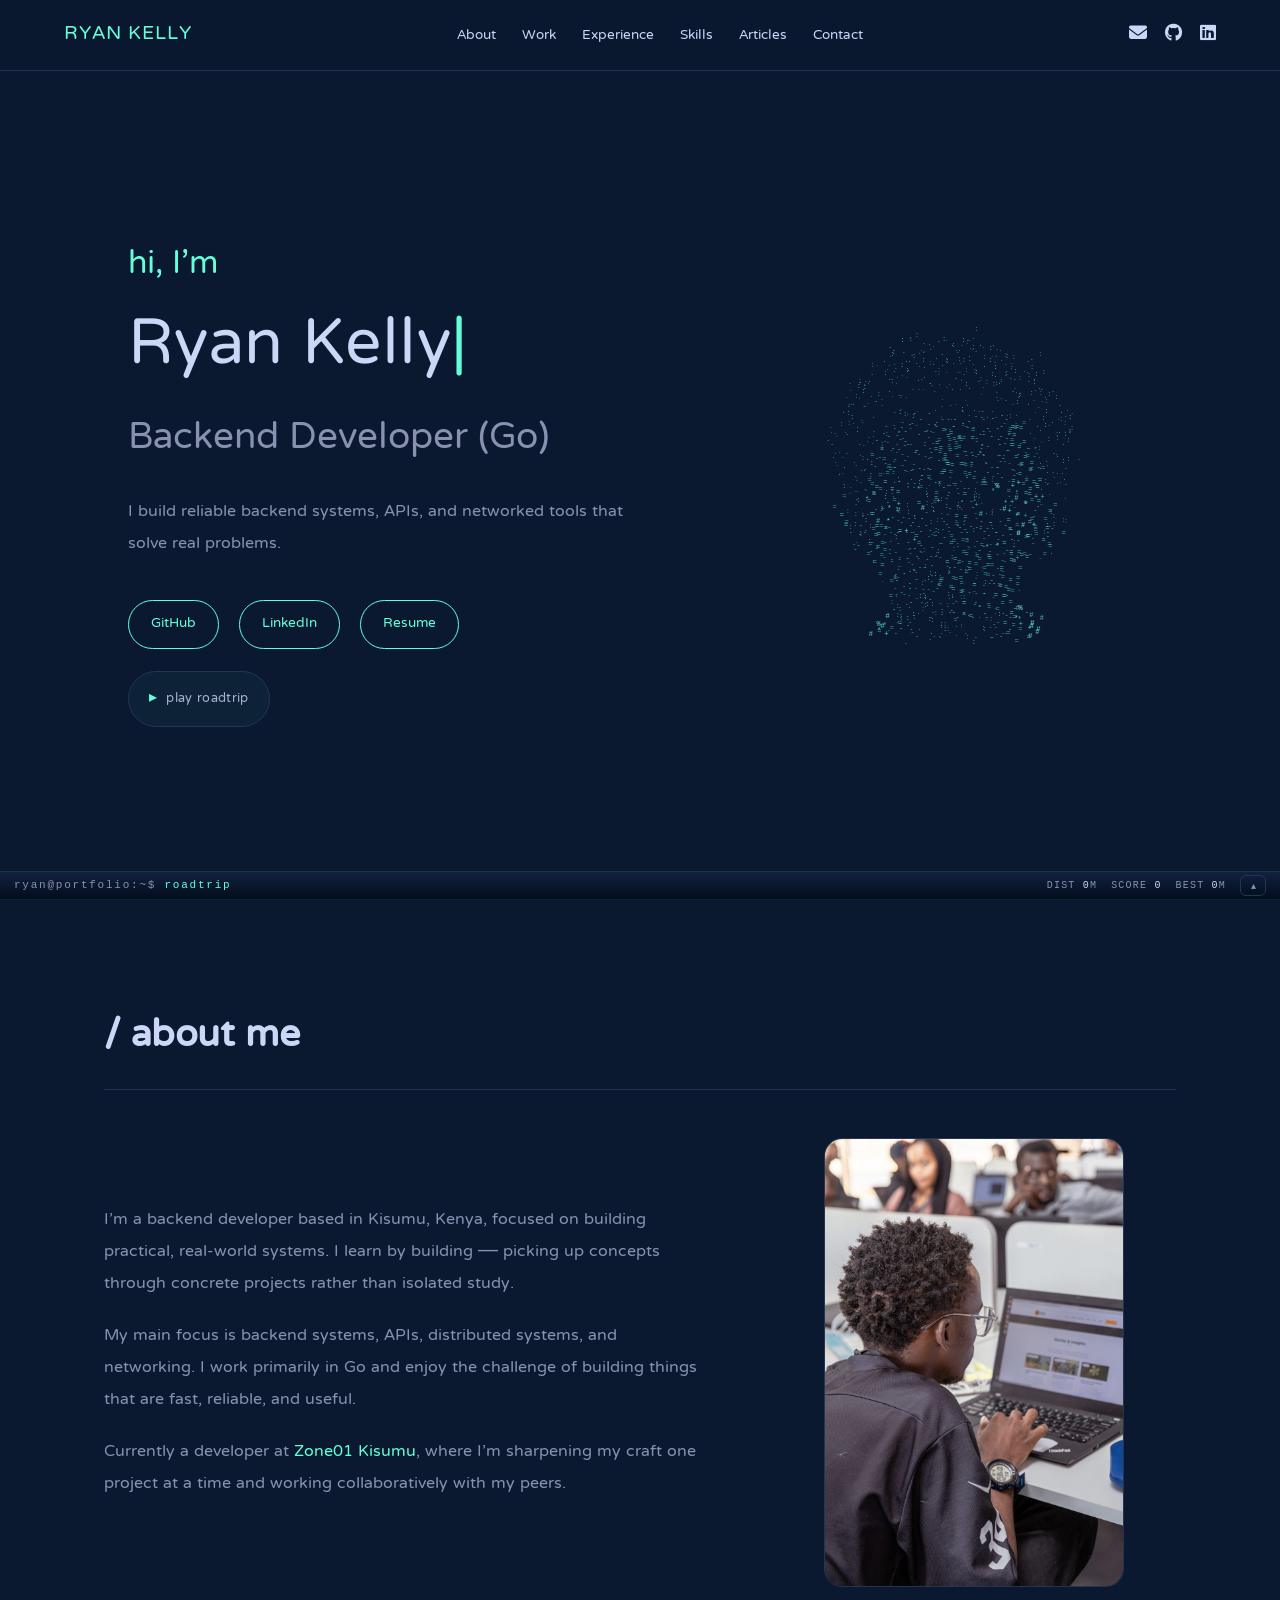
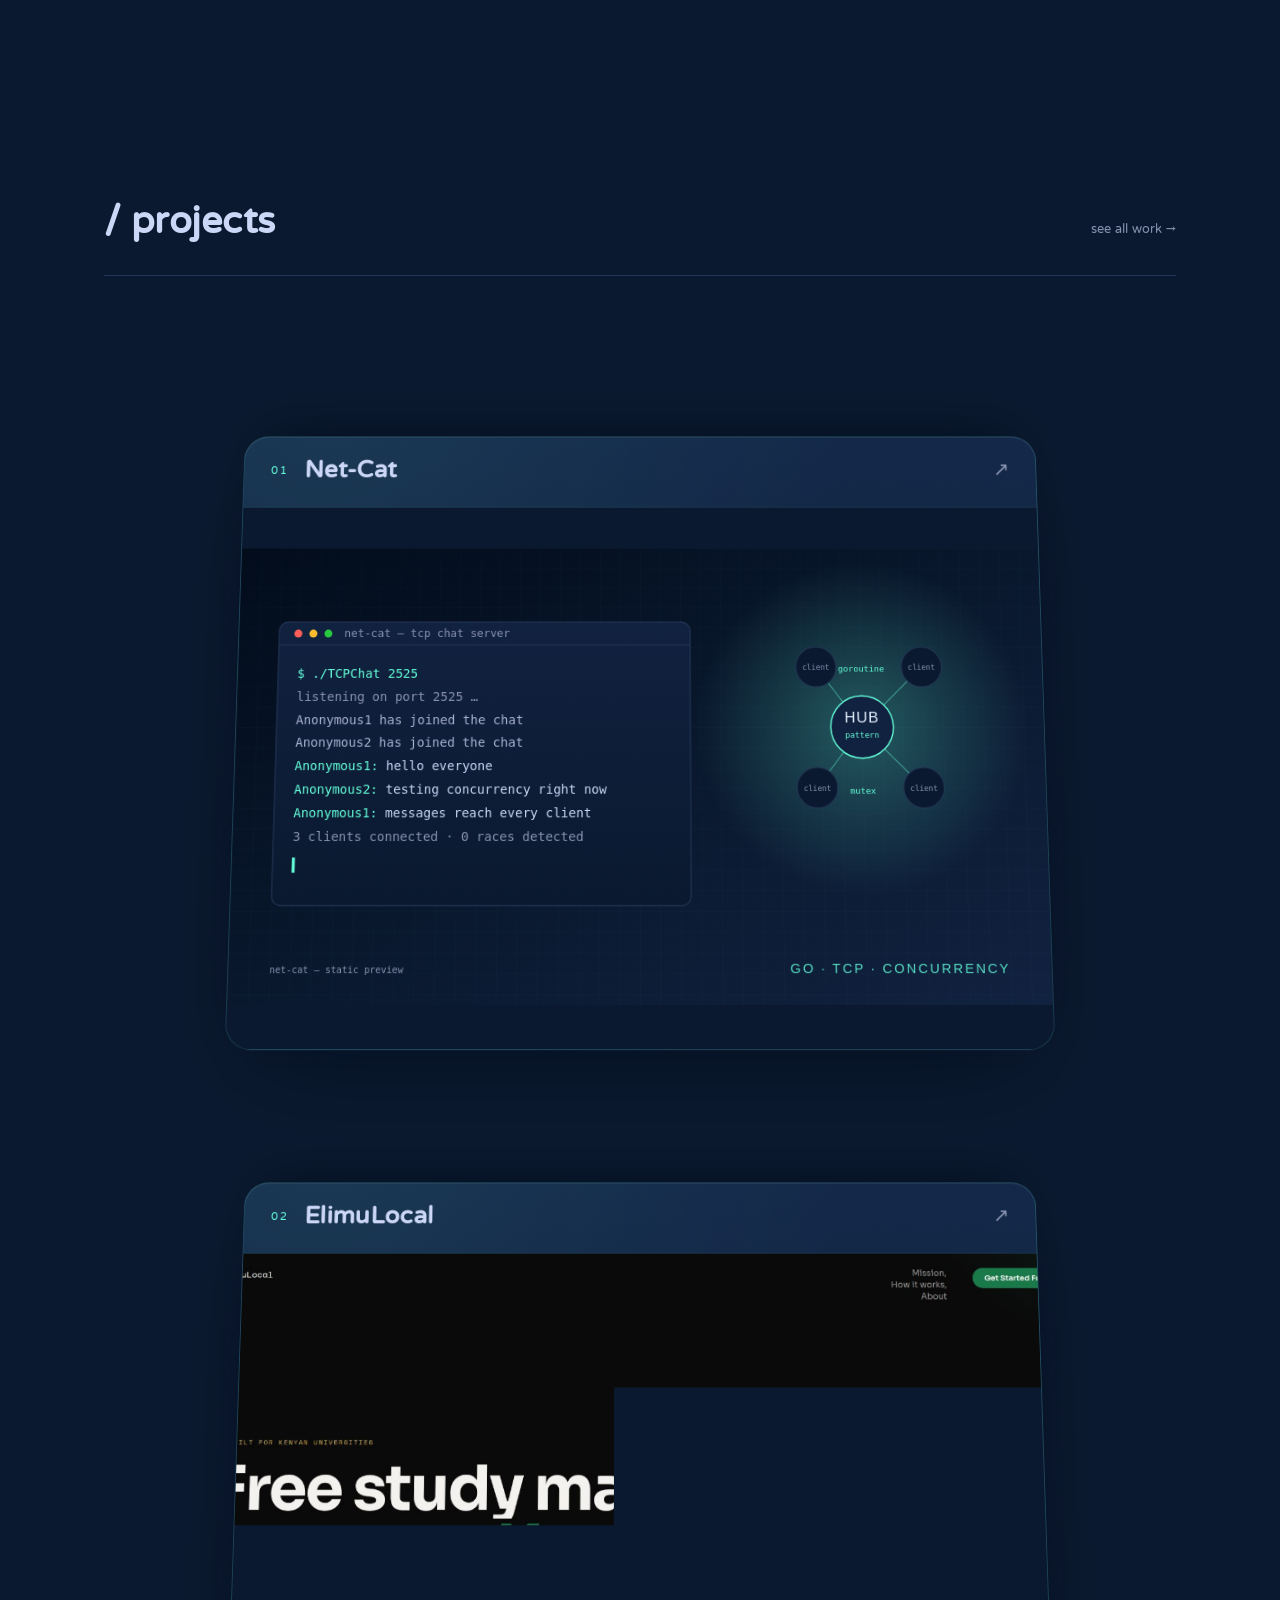
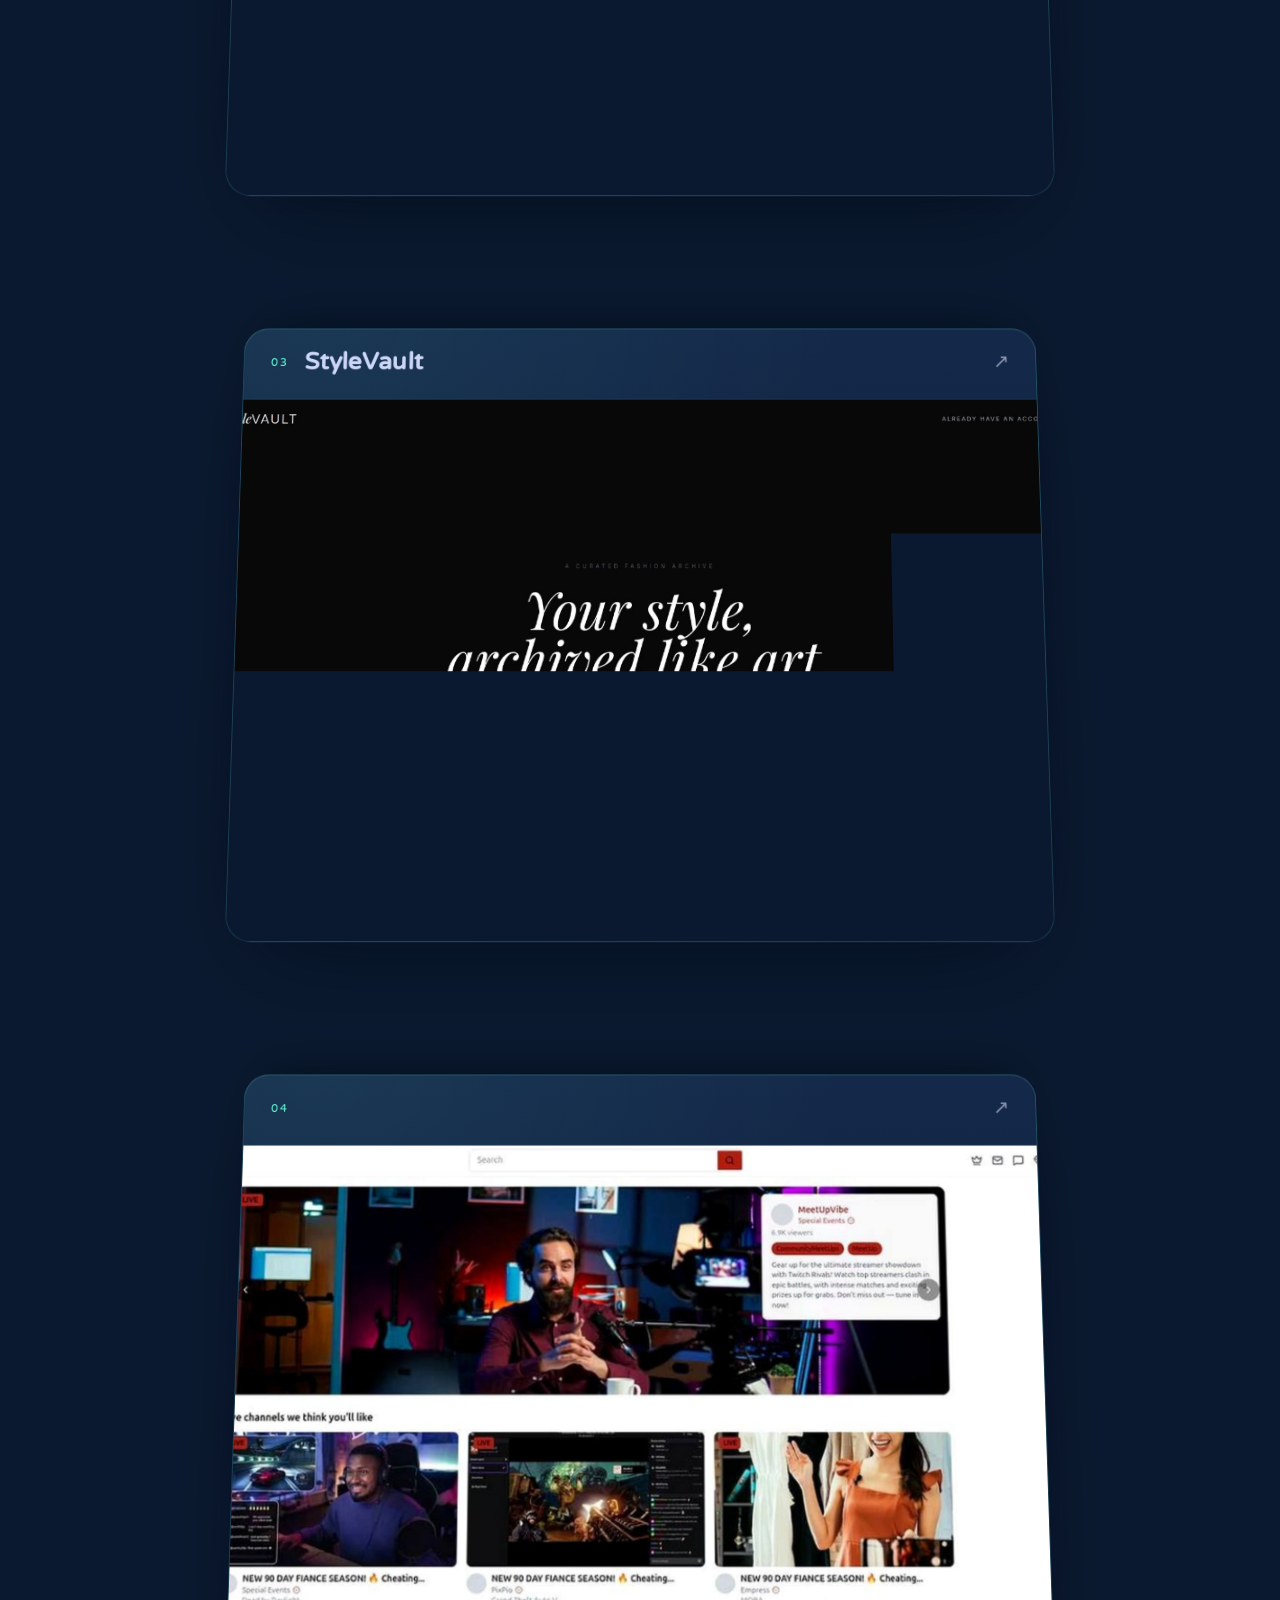
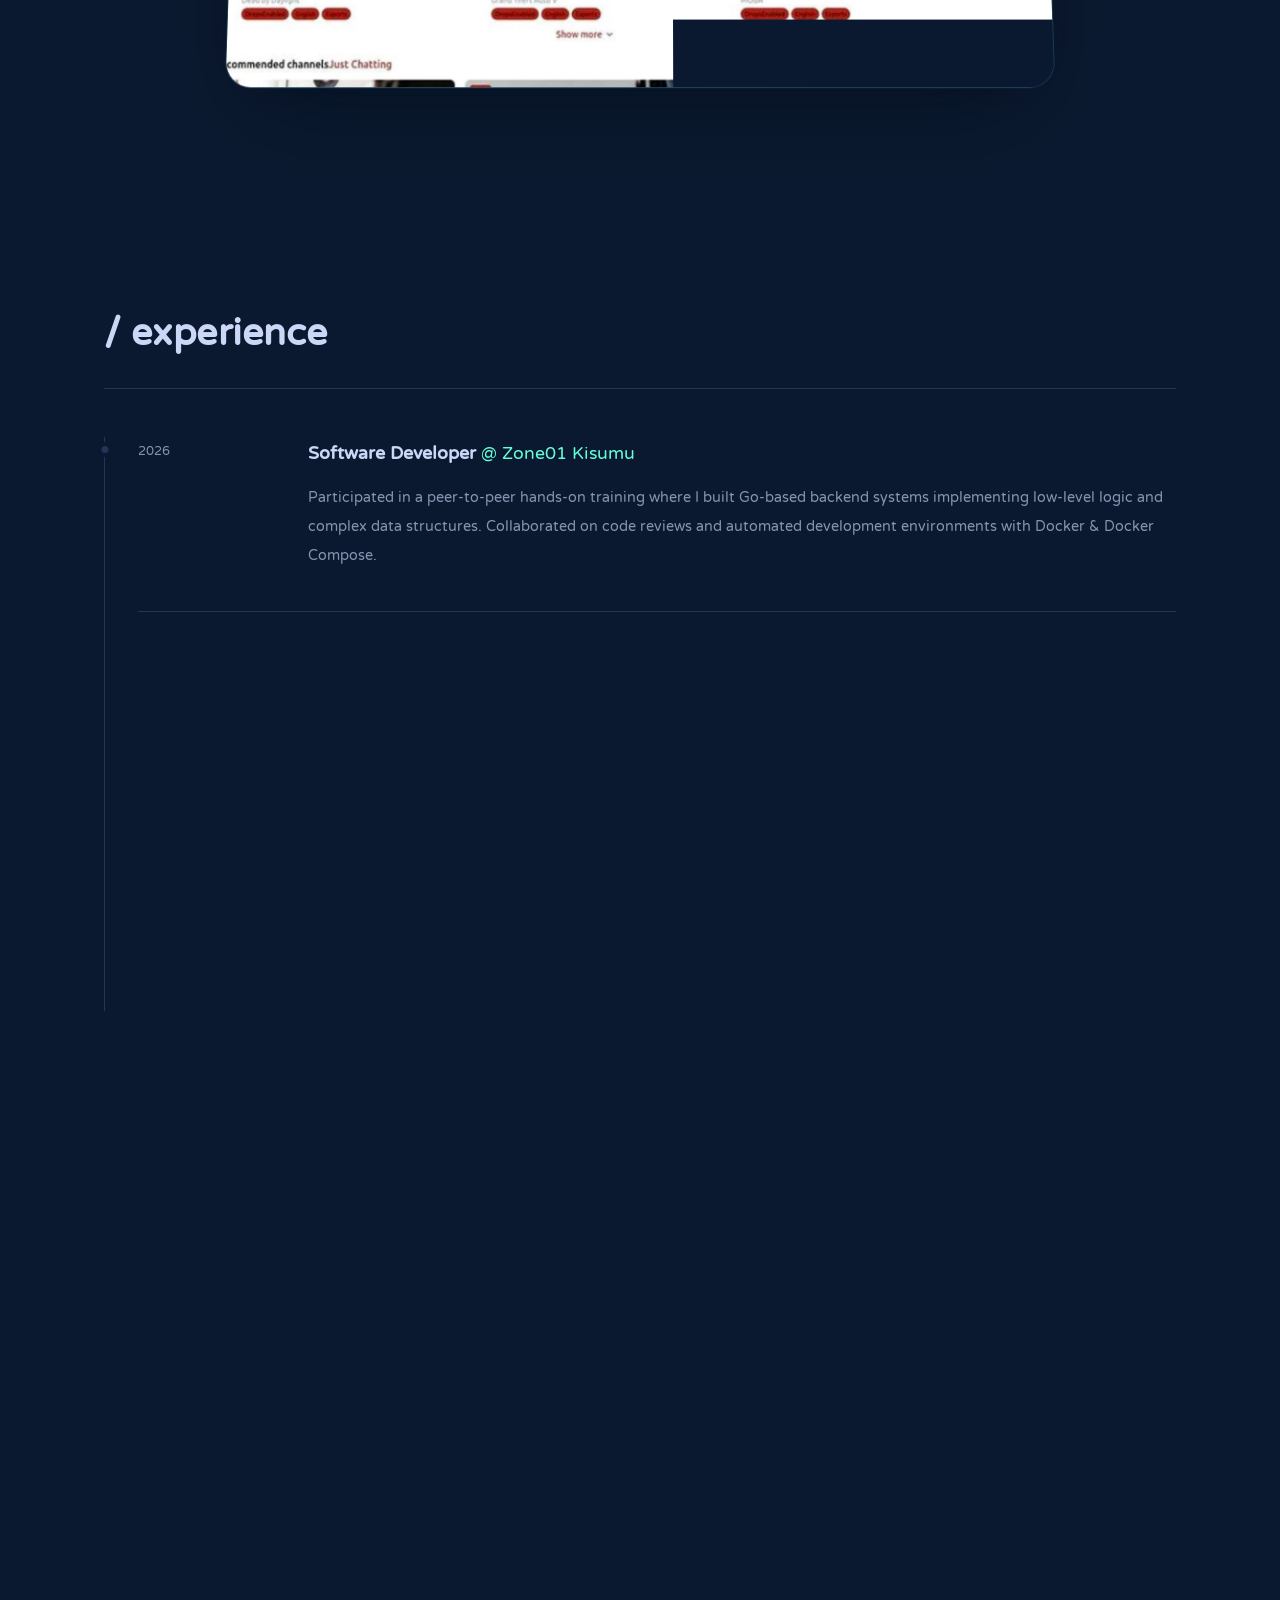
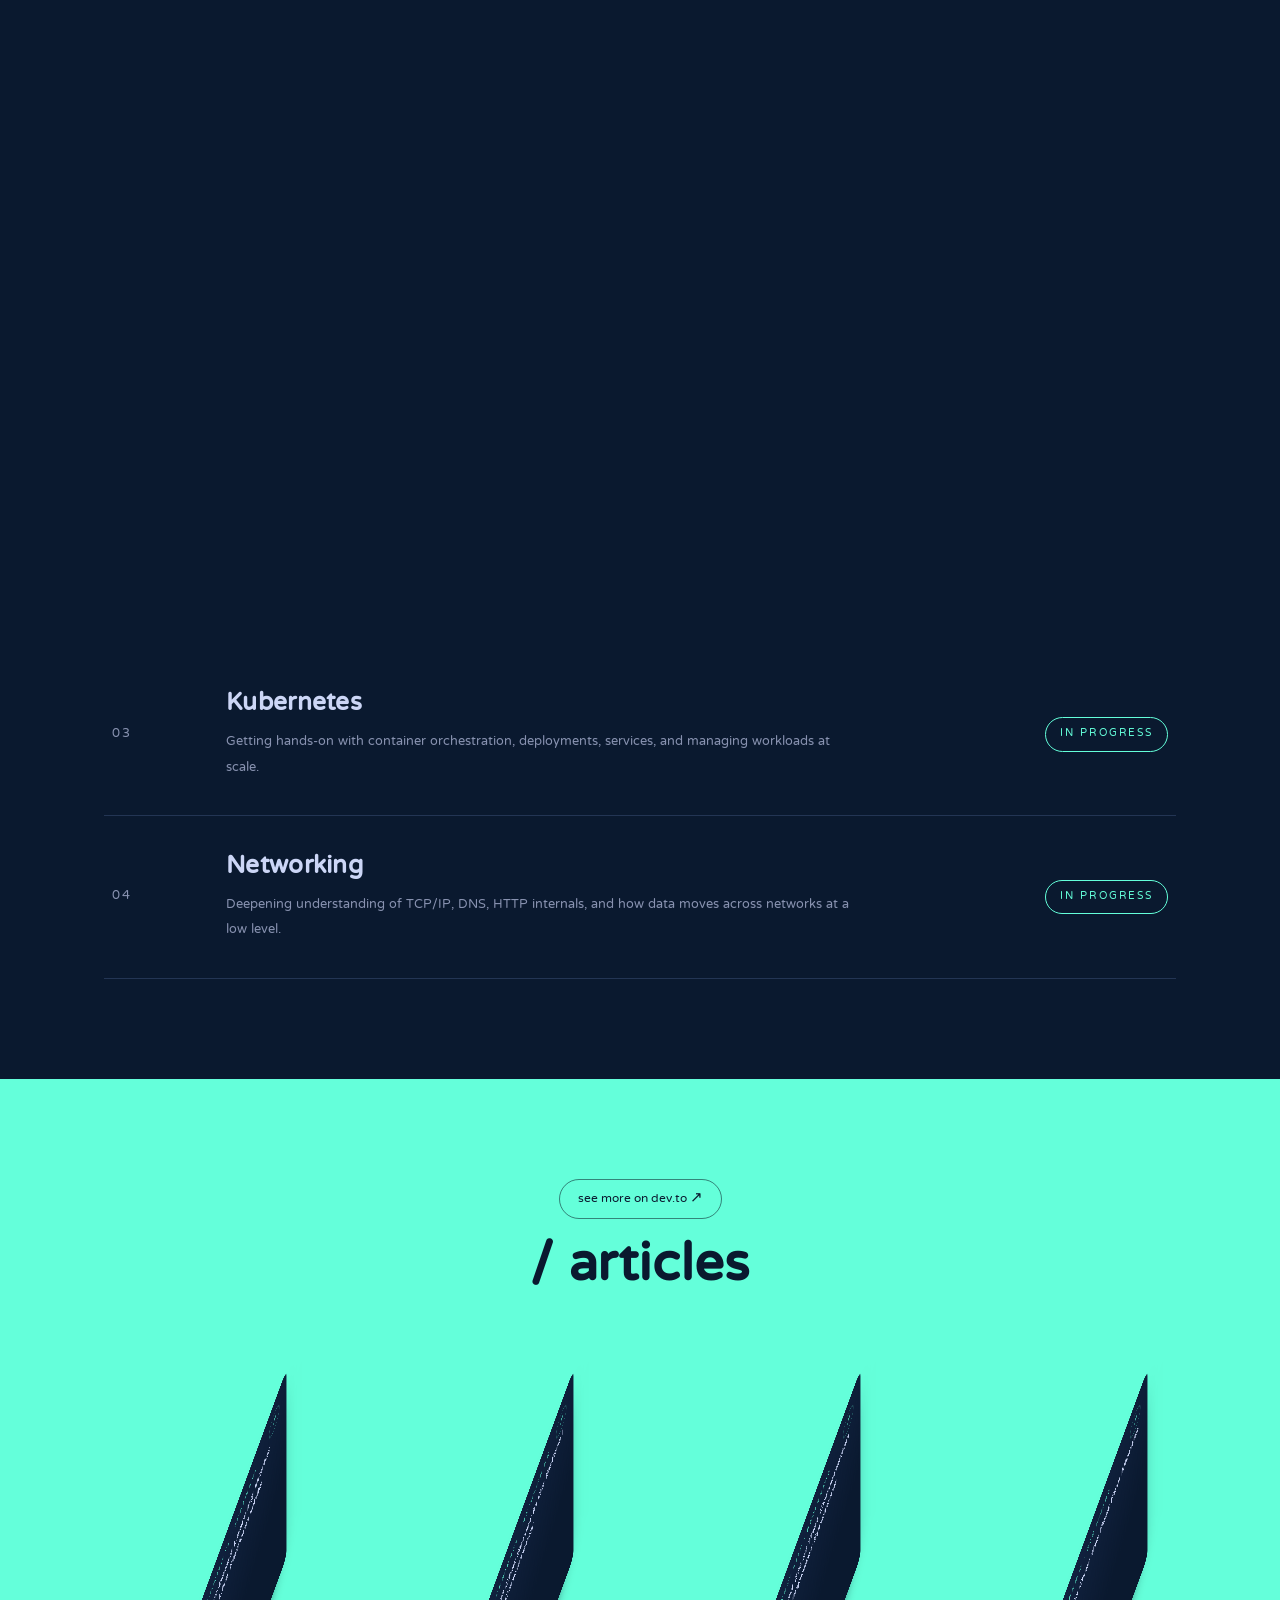
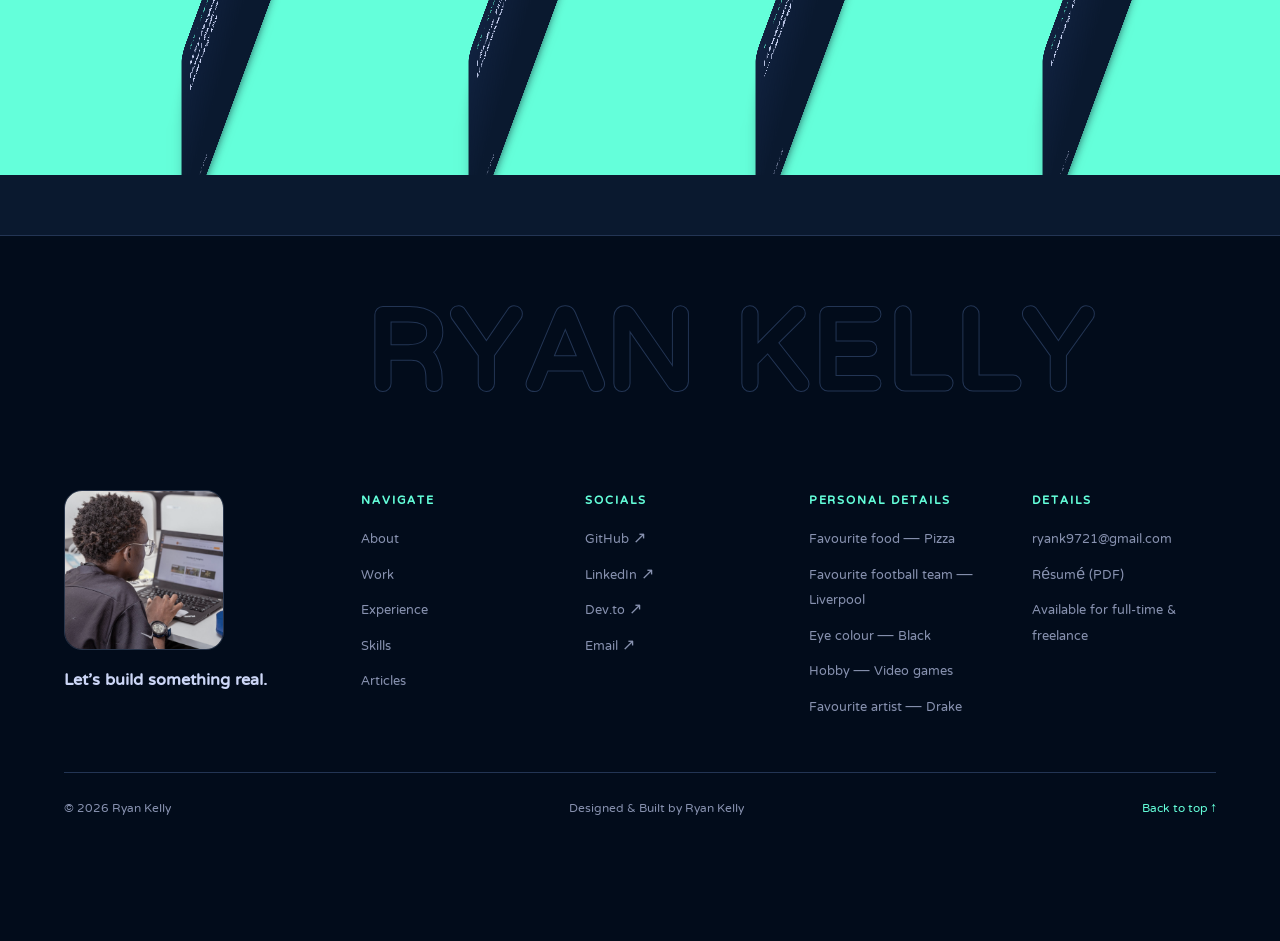
<file: index.html>
<!DOCTYPE html>
<html lang="en">
<head>
  <meta charset="UTF-8" />
  <meta name="viewport" content="width=device-width, initial-scale=1.0" />
  <title>Ryan Kelly — Backend Developer (Go)</title>
  <link rel="icon" href="data:image/svg+xml,<svg xmlns='http://www.w3.org/2000/svg' viewBox='0 0 32 32'><rect width='32' height='32' rx='7' fill='%230a192f'/><text x='16' y='23' font-family='Arial,sans-serif' font-size='19' font-weight='bold' text-anchor='middle' fill='%2364ffda'>R</text></svg>" />
  <link href="https://fonts.googleapis.com/css2?family=NTR&display=swap" rel="stylesheet" />
  <link rel="stylesheet" href="https://cdnjs.cloudflare.com/ajax/libs/font-awesome/6.5.0/css/all.min.css" />
  <link rel="stylesheet" href="style.css" />
</head>
<body>
  <!-- the section titles, redrawn as a particle field behind the page.
       main.js samples them one section at a time; see section 8 -->
  <canvas class="section-field" aria-hidden="true"></canvas>

  <nav id="navbar">
    <a class="nav-name" href="index.html">Ryan Kelly</a>
    <ul class="nav-links" id="navLinks">
      <li><a href="#about">About</a></li>
      <li><a href="work.html">Work</a></li>
      <li><a href="#experience">Experience</a></li>
      <li><a href="#skills">Skills</a></li>
      <li><a href="#articles">Articles</a></li>
      <li><a href="contact.html">Contact</a></li>
    </ul>
    <div class="nav-icons">
      <a href="mailto:ryank9721@gmail.com" title="Email" aria-label="Email"><i class="fas fa-envelope"></i></a>
      <a href="https://github.com/Rkelly-dot" target="_blank" rel="noopener" title="GitHub" aria-label="GitHub"><i class="fab fa-github"></i></a>
      <a href="https://www.linkedin.com/in/rykelly28/" target="_blank" rel="noopener" title="LinkedIn" aria-label="LinkedIn"><i class="fab fa-linkedin"></i></a>
      <button class="nav-toggle" id="navToggle" aria-label="Toggle menu" aria-expanded="false">
        <i class="fas fa-bars"></i>
      </button>
    </div>

    <!-- how far down the page you are; width is set from main.js -->
    <span class="scroll-progress" aria-hidden="true"></span>
  </nav>

  <main id="content">
    <!-- ============ INTRO / HERO ============ -->
    <section id="hero">
      <div class="hero-content">
        <p class="hero-greeting">hi, I'm</p>
        <h1 class="hero-name">Ryan Kelly<span class="cursor">|</span></h1>
        <h2 class="hero-title">Backend Developer (Go)</h2>
        <p class="hero-desc">
          I build reliable backend systems, APIs, and networked tools
          that solve real problems.
        </p>
        <div class="hero-links">
          <a href="https://github.com/Rkelly-dot" target="_blank" rel="noopener">GitHub</a>
          <a href="https://www.linkedin.com/in/rykelly28/" target="_blank" rel="noopener">LinkedIn</a>
          <a href="resume.pdf" target="_blank" rel="noopener">Resume</a>
        </div>

        <!-- the arcade run — main.js section 10. the road itself is pinned to
             the bottom of the page; this just starts it -->
        <button class="hero-play" type="button" data-play
                aria-label="Start roadtrip, a small arcade run along the bottom of the page">
          <span class="hero-play-mark" aria-hidden="true">▸</span> play roadtrip
        </button>
      </div>

      <!-- the portrait, drawn as a field of ASCII particles by main.js.
           the canvas is a plain in-flow square; main.js only sets its width -->
      <div class="hero-field" aria-hidden="true">
        <canvas id="ascii-field"></canvas>
      </div>
    </section>

    <!-- ============ ABOUT (unchanged from v1) ============ -->
    <section id="about">
      <div class="section-header" data-reveal>
        <span class="section-title">/ about me</span>
      </div>
      <div class="about-content">
        <div class="about-text" data-reveal>
          <p>
            I'm a backend developer based in Kisumu, Kenya, focused on building
            practical, real-world systems. I learn by building — picking up concepts
            through concrete projects rather than isolated study.
          </p>
          <p>
            My main focus is backend systems, APIs, distributed systems, and
            networking. I work primarily in Go and enjoy the challenge of building
            things that are fast, reliable, and useful.
          </p>
          <p>
            Currently a developer at <span class="highlight">Zone01 Kisumu</span>,
            where I'm sharpening my craft one project at a time and working collaboratively with my peers.
          </p>
        </div>
        <div class="about-image" data-reveal>
          <div class="image-placeholder">
            <img src="photo.jpg" alt="Photo of Ryan Kelly" class="about-photo" />
          </div>
        </div>
      </div>
    </section>

    <!-- ============ PROJECTS (homepage: name + image only) ============ -->
    <section id="projects">
      <div class="section-header" data-reveal>
        <span class="section-title">/ projects</span>
        <a class="section-link" href="work.html">see all work <span aria-hidden="true">→</span></a>
      </div>
      <div class="project-flow">
        <a class="project-box" href="work.html#net-cat">
          <div class="project-box-head">
            <span class="project-box-index">01</span>
            <h3 class="project-box-name" data-split="char">Net-Cat</h3>
            <span class="project-box-arrow" aria-hidden="true">↗</span>
          </div>
          <div class="project-box-media">
            <img src="images/projects/net-cat.svg" data-label="Net-Cat" alt="Net-Cat project" width="1600" height="900" loading="lazy" decoding="async" />
          </div>
        </a>

        <a class="project-box" href="work.html#elimulocal">
          <div class="project-box-head">
            <span class="project-box-index">02</span>
            <h3 class="project-box-name" data-split="char">ElimuLocal</h3>
            <span class="project-box-arrow" aria-hidden="true">↗</span>
          </div>
          <div class="project-box-media">
            <img src="images/projects/elimulocal.jpg" data-label="ElimuLocal" alt="ElimuLocal project" width="1620" height="1080" loading="lazy" decoding="async" />
          </div>
        </a>

        <a class="project-box" href="work.html#stylevault">
          <div class="project-box-head">
            <span class="project-box-index">03</span>
            <h3 class="project-box-name" data-split="char">StyleVault</h3>
            <span class="project-box-arrow" aria-hidden="true">↗</span>
          </div>
          <div class="project-box-media">
            <img src="images/projects/stylevault.jpg" data-label="StyleVault" alt="StyleVault project" width="1620" height="1080" loading="lazy" decoding="async" />
          </div>
        </a>

        <a class="project-box" href="work.html#wapi">
          <div class="project-box-head">
            <span class="project-box-index">04</span>
            <h3 class="project-box-name" data-split="char">Wapi</h3>
            <span class="project-box-arrow" aria-hidden="true">↗</span>
          </div>
          <div class="project-box-media">
            <img src="images/projects/wapi.jpg" data-label="Wapi" alt="Wapi project" width="1200" height="800" loading="lazy" decoding="async" />
          </div>
        </a>
      </div>
    </section>

    <!-- ============ EXPERIENCE (unchanged from v1) ============ -->
    <section id="experience">
      <div class="section-header" data-reveal>
        <span class="section-title">/ experience</span>
      </div>
      <div class="experience-list">
        <div class="experience-item" data-reveal>
          <div class="experience-left">
            <span class="experience-date">2026</span>
          </div>
          <div class="experience-right">
            <h3 class="experience-title">Software Developer <span class="experience-place">@ Zone01 Kisumu</span></h3>
            <p class="experience-desc">
              Participated in a peer-to-peer hands-on training where I built Go-based
              backend systems implementing low-level logic and complex data structures.
              Collaborated on code reviews and automated development environments with
              Docker &amp; Docker Compose.
            </p>
          </div>
        </div>

        <div class="experience-item" data-reveal>
          <div class="experience-left">
            <span class="experience-date">2026</span>
          </div>
          <div class="experience-right">
            <h3 class="experience-title">Bitcoin Lightning Developer <span class="experience-place">@ Africa Free Routing bootcamp</span></h3>
            <p class="experience-desc">
              Learned the fundamentals of Bitcoin, blockchain, and Lightning wallets —
              from creating wallets and mining Bitcoin to managing transactions.
              Participated in a hands-on hackathon where I built an app around Bitcoin
              and the Lightning Network.
            </p>
          </div>
        </div>

        <div class="experience-item" data-reveal>
          <div class="experience-left">
            <span class="experience-date">2026</span>
          </div>
          <div class="experience-right">
            <h3 class="experience-title">Blockchain Hackathon <span class="experience-place">@ Zone01 Kisumu</span></h3>
            <p class="experience-desc">
              Participated in a 48-hour hackathon where my team built a third-party
              application connecting donors and NGOs — allowing donors to safely track
              and account for the use of their funds after donation.
            </p>
          </div>
        </div>
      </div>
    </section>

    <!-- ============ SKILLS (unchanged from v1) ============ -->
    <section id="skills">
      <div class="section-header" data-reveal>
        <span class="section-title">/ skills</span>
      </div>
      <div class="skills-grid">
        <div class="skill-group" data-reveal>
          <h3 class="skill-group-title">Languages</h3>
          <ul class="skill-list">
            <li data-split="char">Go</li>
            <li data-split="char">JavaScript</li>
            <li data-split="char">SQL</li>
            <li data-split="char">Bash</li>
          </ul>
        </div>

        <div class="skill-group" data-reveal>
          <h3 class="skill-group-title">Backend</h3>
          <ul class="skill-list">
            <li data-split="char">TCP Networking</li>
            <li data-split="char">Authentication</li>
            <li data-split="char">Concurrency</li>
          </ul>
        </div>

        <div class="skill-group" data-reveal>
          <h3 class="skill-group-title">Databases</h3>
          <ul class="skill-list">
            <li data-split="char">SQLite</li>
            <li data-split="char">Turso (libsql)</li>
            <li data-split="char">Supabase</li>
          </ul>
        </div>

        <div class="skill-group" data-reveal>
          <h3 class="skill-group-title">Tools</h3>
          <ul class="skill-list">
            <li data-split="char">Docker</li>
            <li data-split="char">Git</li>
            <li data-split="char">Cloudflare</li>
            <li data-split="char">Backblaze B2</li>
            <li data-split="char">Render</li>
          </ul>
        </div>
      </div>
    </section>

    <!-- ============ CURRENTLY LEARNING (awards-style list) ============ -->
    <section id="learning">
      <div class="section-header" data-reveal>
        <span class="section-title">/ currently learning</span>
      </div>
      <div class="awards-list">
        <article class="award-row" data-reveal>
          <span class="award-index">01</span>
          <div class="award-main">
            <h3 class="award-title">Distributed Systems</h3>
            <p class="award-desc">Exploring how large-scale systems handle consistency, availability, and partition tolerance across multiple nodes.</p>
          </div>
          <span class="award-status">In progress</span>
        </article>

        <article class="award-row" data-reveal>
          <span class="award-index">02</span>
          <div class="award-main">
            <h3 class="award-title">System Design</h3>
            <p class="award-desc">Learning how to architect scalable, fault-tolerant backend systems that can handle real-world traffic and load.</p>
          </div>
          <span class="award-status">In progress</span>
        </article>

        <article class="award-row" data-reveal>
          <span class="award-index">03</span>
          <div class="award-main">
            <h3 class="award-title">Kubernetes</h3>
            <p class="award-desc">Getting hands-on with container orchestration, deployments, services, and managing workloads at scale.</p>
          </div>
          <span class="award-status">In progress</span>
        </article>

        <article class="award-row" data-reveal>
          <span class="award-index">04</span>
          <div class="award-main">
            <h3 class="award-title">Networking</h3>
            <p class="award-desc">Deepening understanding of TCP/IP, DNS, HTTP internals, and how data moves across networks at a low level.</p>
          </div>
          <span class="award-status">In progress</span>
        </article>
      </div>
    </section>

    <!-- ============ ARTICLES (fanned deck turned into place by the scroll) ============ -->
    <section id="articles" class="articles-band" data-fan>
      <div class="articles-inner">
        <div class="articles-head" data-reveal>
          <a class="articles-link" href="https://dev.to/rykelly" target="_blank" rel="noopener">see more on dev.to <span aria-hidden="true">↗</span></a>
          <h2 class="articles-title">/ articles</h2>
        </div>

        <div class="articles-fan">
          <a class="article-card" href="https://dev.to/rykelly/why-project-based-learning-works-how-i-built-a-live-platform-while-learning-go-d4f" target="_blank" rel="noopener">
            <span class="article-face">
              <span class="article-tag">Go · Productivity · Software</span>
              <h3 class="article-title">Why Project-based Learning Works: How I Built a Live Platform while Learning Go</h3>
              <p class="article-desc">How building ElimuLocal from scratch taught me more Go than any tutorial ever could.</p>
              <span class="article-date">Jun 2026</span>
              <span class="article-arrow" aria-hidden="true">↗</span>
            </span>
          </a>

          <a class="article-card" href="https://dev.to/rykelly/i-built-a-tcp-chat-server-in-go-before-i-understood-concurrency-heres-what-taught-me-goroutines-1ggd" target="_blank" rel="noopener">
            <span class="article-face">
              <span class="article-tag">Go · Concurrency · Networking</span>
              <h3 class="article-title">I Built a TCP Chat Server in Go Before I Understood Concurrency</h3>
              <p class="article-desc">A hands-on breakdown of concurrency concepts learned by building a NetCat clone in Go.</p>
              <span class="article-date">Jun 2026</span>
              <span class="article-arrow" aria-hidden="true">↗</span>
            </span>
          </a>

          <a class="article-card" href="https://dev.to/rykelly/i-understood-2-of-that-conversation-handling-imposter-syndrome-when-tech-wont-stop-sprinting-2p83" target="_blank" rel="noopener">
            <span class="article-face">
              <span class="article-tag">AI · Productivity · Beginners</span>
              <h3 class="article-title">I Understood 2% of That Conversation — Handling Imposter Syndrome</h3>
              <p class="article-desc">On feeling lost in fast-moving tech conversations and how to keep going anyway.</p>
              <span class="article-date">May 2026</span>
              <span class="article-arrow" aria-hidden="true">↗</span>
            </span>
          </a>

          <a class="article-card" href="https://dev.to/rykelly/learning-go-over-past-few-months-1inb" target="_blank" rel="noopener">
            <span class="article-face">
              <span class="article-tag">Go · Learning · Beginners</span>
              <h3 class="article-title">Learning Go Over the Past Few Months</h3>
              <p class="article-desc">A reflection on my Go learning journey — what clicked, what didn't, and what I built along the way.</p>
              <span class="article-date">Mar 2026</span>
              <span class="article-arrow" aria-hidden="true">↗</span>
            </span>
          </a>
        </div>
      </div>
    </section>
  </main>

  <!-- ============ ROADTRIP (a small run pinned to the bottom of the page) ============ -->
  <!-- it starts folded down to its bar, so the page is never carrying an open
       road nobody asked for. the ▴ button or the hero's play button opens it. -->
  <section class="road is-folded" data-road aria-label="roadtrip, a small arcade run">
    <!-- a roadblock stops the run with a question about Ryan. the card sits
         above the strip so the road stays in view, and it can be dismissed
         outright rather than holding the page hostage. -->
    <div class="road-card" data-road-card hidden>
      <button class="road-card-close" type="button" data-road="giveup"
              aria-label="Give up and end the run">✕</button>
      <p class="road-question" data-road-question></p>
      <div class="road-options" data-road-options></div>
      <p class="road-verdict" data-road-verdict></p>
    </div>

    <div class="road-strip">
      <div class="road-hud">
        <span class="road-name">roadtrip</span>
        <span class="road-stats">
          <span class="road-stat">dist <b data-road="dist">0</b>m</span>
          <span class="road-stat">score <b data-road="score">0</b></span>
          <span class="road-stat">best <b data-road="best">0</b>m</span>
          <span class="road-shield" data-road="shield" hidden></span>
        </span>
        <button class="road-fold" type="button" data-road="fold"
                aria-expanded="false" aria-controls="roadStage"
                aria-label="Open the road">▴</button>
      </div>

      <div class="road-stage" id="roadStage" data-road-stage tabindex="0"
           role="application"
           aria-label="roadtrip: arrow keys or the pointer change lane">
        <canvas class="road-canvas" data-road-canvas aria-hidden="true"></canvas>
        <div class="road-prompt" data-road-prompt>
          <p class="road-message" data-road-message>
            a roadblock stops you with a question about Ryan.
          </p>
          <button class="road-go" type="button" data-road="go">start the run</button>
          <span class="road-hint">↑ ↓ or pointer to change lane</span>
        </div>
      </div>
    </div>
  </section>

  <!-- ============ FOOTER STUB ============ -->
  <footer id="contact" class="site-footer">
    <div class="footer-name" aria-hidden="true">RYAN KELLY</div>

    <div class="footer-grid">
      <div class="footer-photo">
        <img src="photo.jpg" alt="Ryan Kelly" />
        <p class="footer-cta">Let's build something real.</p>
      </div>

      <div class="footer-col">
        <h4 class="footer-heading">Navigate</h4>
        <ul>
          <li><a href="#about">About</a></li>
          <li><a href="work.html">Work</a></li>
          <li><a href="#experience">Experience</a></li>
          <li><a href="#skills">Skills</a></li>
          <li><a href="#articles">Articles</a></li>
        </ul>
      </div>

      <div class="footer-col">
        <h4 class="footer-heading">Socials</h4>
        <ul>
          <li><a href="https://github.com/Rkelly-dot" target="_blank" rel="noopener">GitHub <span aria-hidden="true">↗</span></a></li>
          <li><a href="https://www.linkedin.com/in/rykelly28/" target="_blank" rel="noopener">LinkedIn <span aria-hidden="true">↗</span></a></li>
          <li><a href="https://dev.to/rykelly" target="_blank" rel="noopener">Dev.to <span aria-hidden="true">↗</span></a></li>
          <li><a href="mailto:ryank9721@gmail.com">Email <span aria-hidden="true">↗</span></a></li>
        </ul>
      </div>

      <div class="footer-col">
        <h4 class="footer-heading">Personal details</h4>
        <ul>
          <li>Favourite food — Pizza</li>
          <li>Favourite football team — Liverpool</li>
          <li>Eye colour — Black</li>
          <li>Hobby — Video games</li>
          <li>Favourite artist — Drake</li>
        </ul>
      </div>

      <div class="footer-col">
        <h4 class="footer-heading">Details</h4>
        <ul>
          <li><a href="mailto:ryank9721@gmail.com">ryank9721@gmail.com</a></li>
          <li><a href="resume.pdf" target="_blank" rel="noopener">Résumé (PDF)</a></li>
          <li>Available for full-time &amp; freelance</li>
        </ul>
      </div>
    </div>

    <div class="footer-bottom">
      <span>© <span id="year">2026</span> Ryan Kelly</span>
      <span>Designed &amp; Built by Ryan Kelly</span>
      <a href="#" class="to-top">Back to top ↑</a>
    </div>
  </footer>

  <script src="main.js"></script>
</body>
</html>
</file>
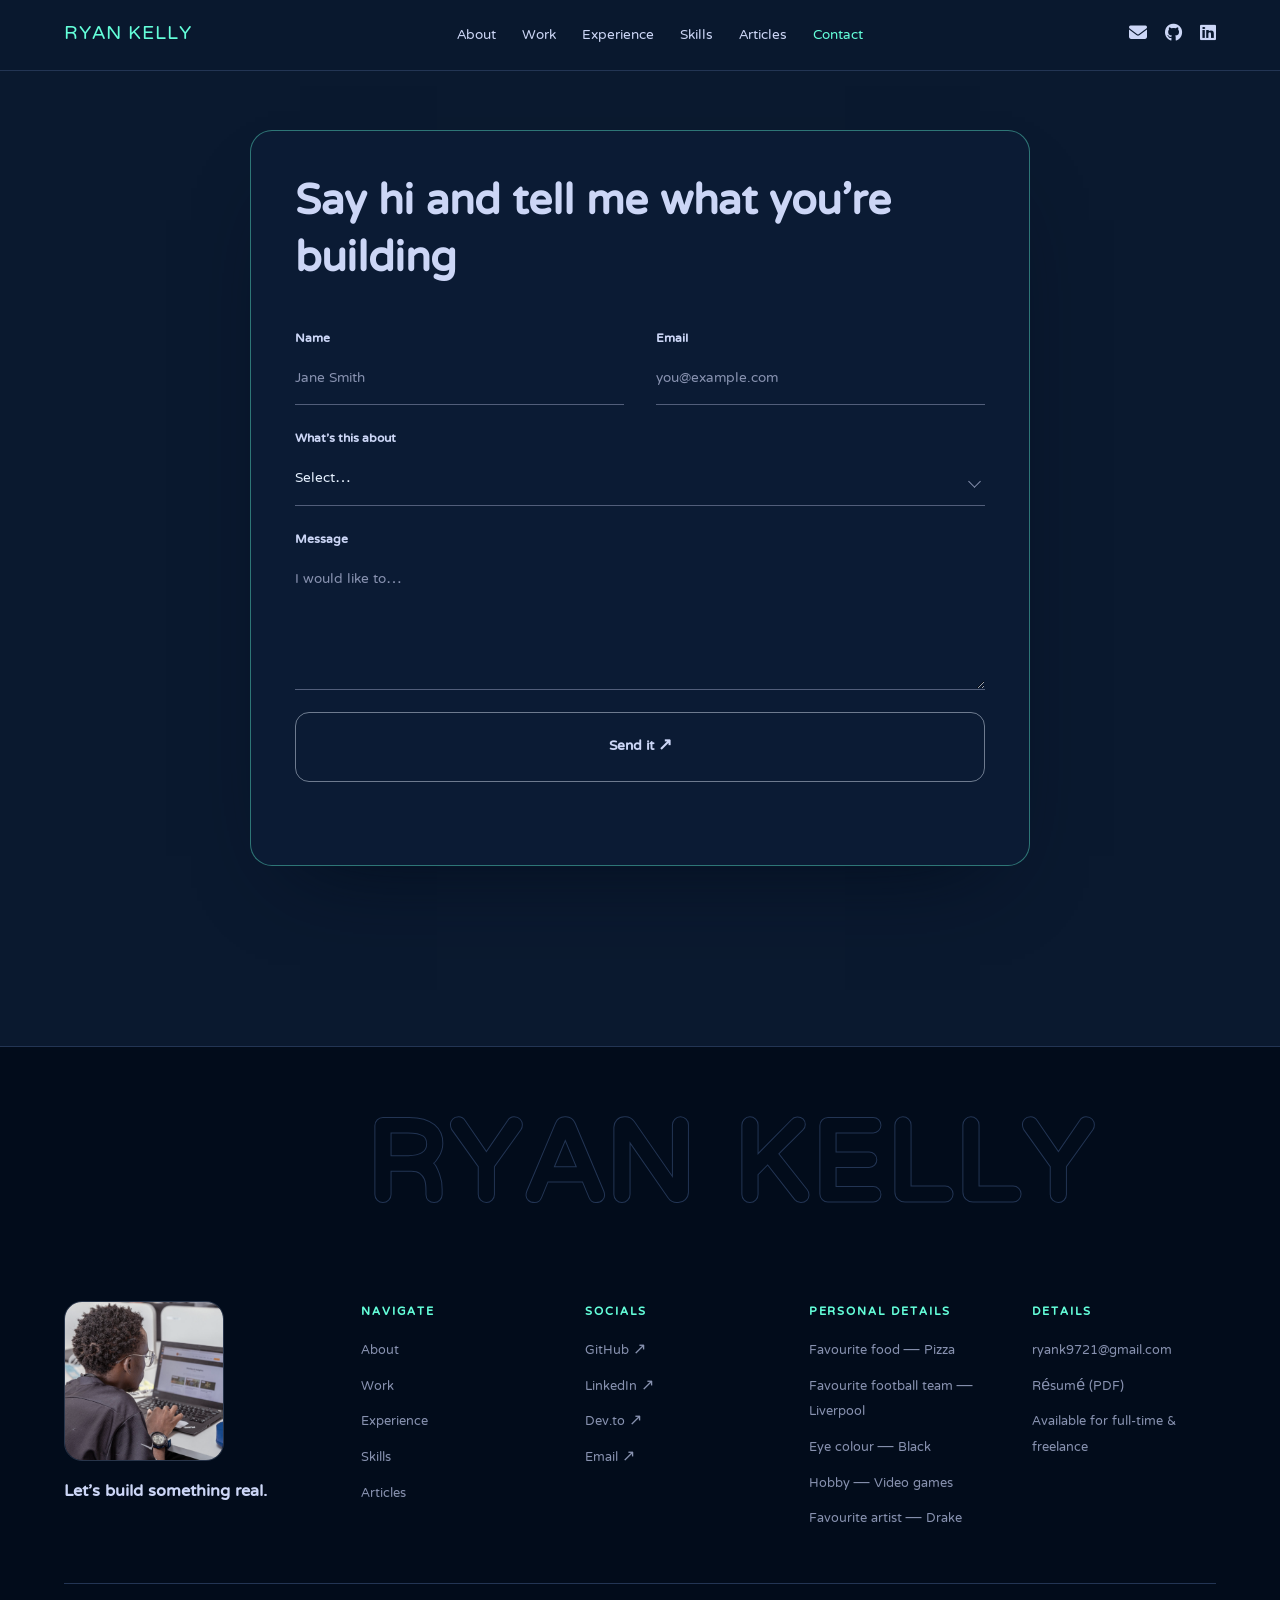
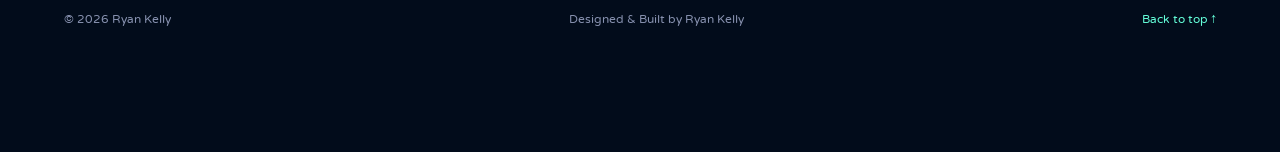
<file: contact.html>
<!DOCTYPE html>
<html lang="en">
<head>
  <meta charset="UTF-8" />
  <meta name="viewport" content="width=device-width, initial-scale=1.0" />
  <title>Contact — Ryan Kelly</title>
  <link rel="icon" href="data:image/svg+xml,<svg xmlns='http://www.w3.org/2000/svg' viewBox='0 0 32 32'><rect width='32' height='32' rx='7' fill='%230a192f'/><text x='16' y='23' font-family='Arial,sans-serif' font-size='19' font-weight='bold' text-anchor='middle' fill='%2364ffda'>R</text></svg>" />
  <link href="https://fonts.googleapis.com/css2?family=NTR&display=swap" rel="stylesheet" />
  <link rel="stylesheet" href="https://cdnjs.cloudflare.com/ajax/libs/font-awesome/6.5.0/css/all.min.css" />
  <link rel="stylesheet" href="style.css" />
</head>
<body>
  <nav id="navbar">
    <a class="nav-name" href="index.html">Ryan Kelly</a>
    <ul class="nav-links" id="navLinks">
      <li><a href="index.html#about">About</a></li>
      <li><a href="work.html">Work</a></li>
      <li><a href="index.html#experience">Experience</a></li>
      <li><a href="index.html#skills">Skills</a></li>
      <li><a href="index.html#articles">Articles</a></li>
      <li><a href="contact.html" class="active">Contact</a></li>
    </ul>
    <div class="nav-icons">
      <a href="mailto:ryank9721@gmail.com" title="Email" aria-label="Email"><i class="fas fa-envelope"></i></a>
      <a href="https://github.com/Rkelly-dot" target="_blank" rel="noopener" title="GitHub" aria-label="GitHub"><i class="fab fa-github"></i></a>
      <a href="https://www.linkedin.com/in/rykelly28/" target="_blank" rel="noopener" title="LinkedIn" aria-label="LinkedIn"><i class="fab fa-linkedin"></i></a>
      <button class="nav-toggle" id="navToggle" aria-label="Toggle menu" aria-expanded="false">
        <i class="fas fa-bars"></i>
      </button>
    </div>

    <!-- how far down the page you are; width is set from main.js -->
    <span class="scroll-progress" aria-hidden="true"></span>
  </nav>

  <main id="content">
    <div class="contact-wrap">
      <section class="contact-box" aria-labelledby="contact-headline">
        <h2 class="contact-headline" id="contact-headline" data-split="word">
          Say hi and tell me what you're building
        </h2>

        <!-- The message is POSTed to a form service (Web3Forms, wired up in
             main.js — paste an access key there to switch it on). With no key
             set it is handed to the visitor's mail app instead, so the form
             always does something. -->
        <form class="contact-form" data-contact-form data-mailto="ryank9721@gmail.com">
          <!-- spam honeypot: people never see or fill this in -->
          <input type="hidden" name="botcheck" value="" tabindex="-1" autocomplete="off" aria-hidden="true" />
          <div class="contact-row">
            <div class="contact-field" data-reveal>
              <label for="field-name">Name</label>
              <input id="field-name" name="name" type="text" placeholder="Jane Smith" autocomplete="name" required />
            </div>

            <div class="contact-field" data-reveal>
              <label for="field-email">Email</label>
              <input id="field-email" name="email" type="email" placeholder="you@example.com" autocomplete="email" required />
            </div>
          </div>

          <div class="contact-field" data-reveal>
            <label for="field-subject">What's this about</label>
            <div class="contact-select">
              <select id="field-subject" name="subject">
                <option value="" selected>Select…</option>
                <option>Freelance project</option>
                <option>Full-time role</option>
                <option>Collaboration</option>
                <option>Just saying hi</option>
              </select>
            </div>
          </div>

          <div class="contact-field" data-reveal>
            <label for="field-message">Message</label>
            <textarea id="field-message" name="message" placeholder="I would like to…" required></textarea>
          </div>

          <button class="contact-submit" type="submit" data-reveal>Send it <span aria-hidden="true">↗</span></button>
          <p class="contact-status" data-form-status role="status" aria-live="polite"></p>
        </form>
      </section>
    </div>
  </main>

  <!-- ============ FOOTER STUB ============ -->
  <footer id="contact" class="site-footer">
    <div class="footer-name" aria-hidden="true">RYAN KELLY</div>

    <div class="footer-grid">
      <div class="footer-photo">
        <img src="photo.jpg" alt="Ryan Kelly" />
        <p class="footer-cta">Let's build something real.</p>
      </div>

      <div class="footer-col">
        <h4 class="footer-heading">Navigate</h4>
        <ul>
          <li><a href="index.html#about">About</a></li>
          <li><a href="work.html">Work</a></li>
          <li><a href="index.html#experience">Experience</a></li>
          <li><a href="index.html#skills">Skills</a></li>
          <li><a href="index.html#articles">Articles</a></li>
        </ul>
      </div>

      <div class="footer-col">
        <h4 class="footer-heading">Socials</h4>
        <ul>
          <li><a href="https://github.com/Rkelly-dot" target="_blank" rel="noopener">GitHub <span aria-hidden="true">↗</span></a></li>
          <li><a href="https://www.linkedin.com/in/rykelly28/" target="_blank" rel="noopener">LinkedIn <span aria-hidden="true">↗</span></a></li>
          <li><a href="https://dev.to/rykelly" target="_blank" rel="noopener">Dev.to <span aria-hidden="true">↗</span></a></li>
          <li><a href="mailto:ryank9721@gmail.com">Email <span aria-hidden="true">↗</span></a></li>
        </ul>
      </div>

      <div class="footer-col">
        <h4 class="footer-heading">Personal details</h4>
        <ul>
          <li>Favourite food — Pizza</li>
          <li>Favourite football team — Liverpool</li>
          <li>Eye colour — Black</li>
          <li>Hobby — Video games</li>
          <li>Favourite artist — Drake</li>
        </ul>
      </div>

      <div class="footer-col">
        <h4 class="footer-heading">Details</h4>
        <ul>
          <li><a href="mailto:ryank9721@gmail.com">ryank9721@gmail.com</a></li>
          <li><a href="resume.pdf" target="_blank" rel="noopener">Résumé (PDF)</a></li>
          <li>Available for full-time &amp; freelance</li>
        </ul>
      </div>
    </div>

    <div class="footer-bottom">
      <span>© <span id="year">2026</span> Ryan Kelly</span>
      <span>Designed &amp; Built by Ryan Kelly</span>
      <a href="#" class="to-top">Back to top ↑</a>
    </div>
  </footer>

  <script src="main.js"></script>
</body>
</html>
</file>
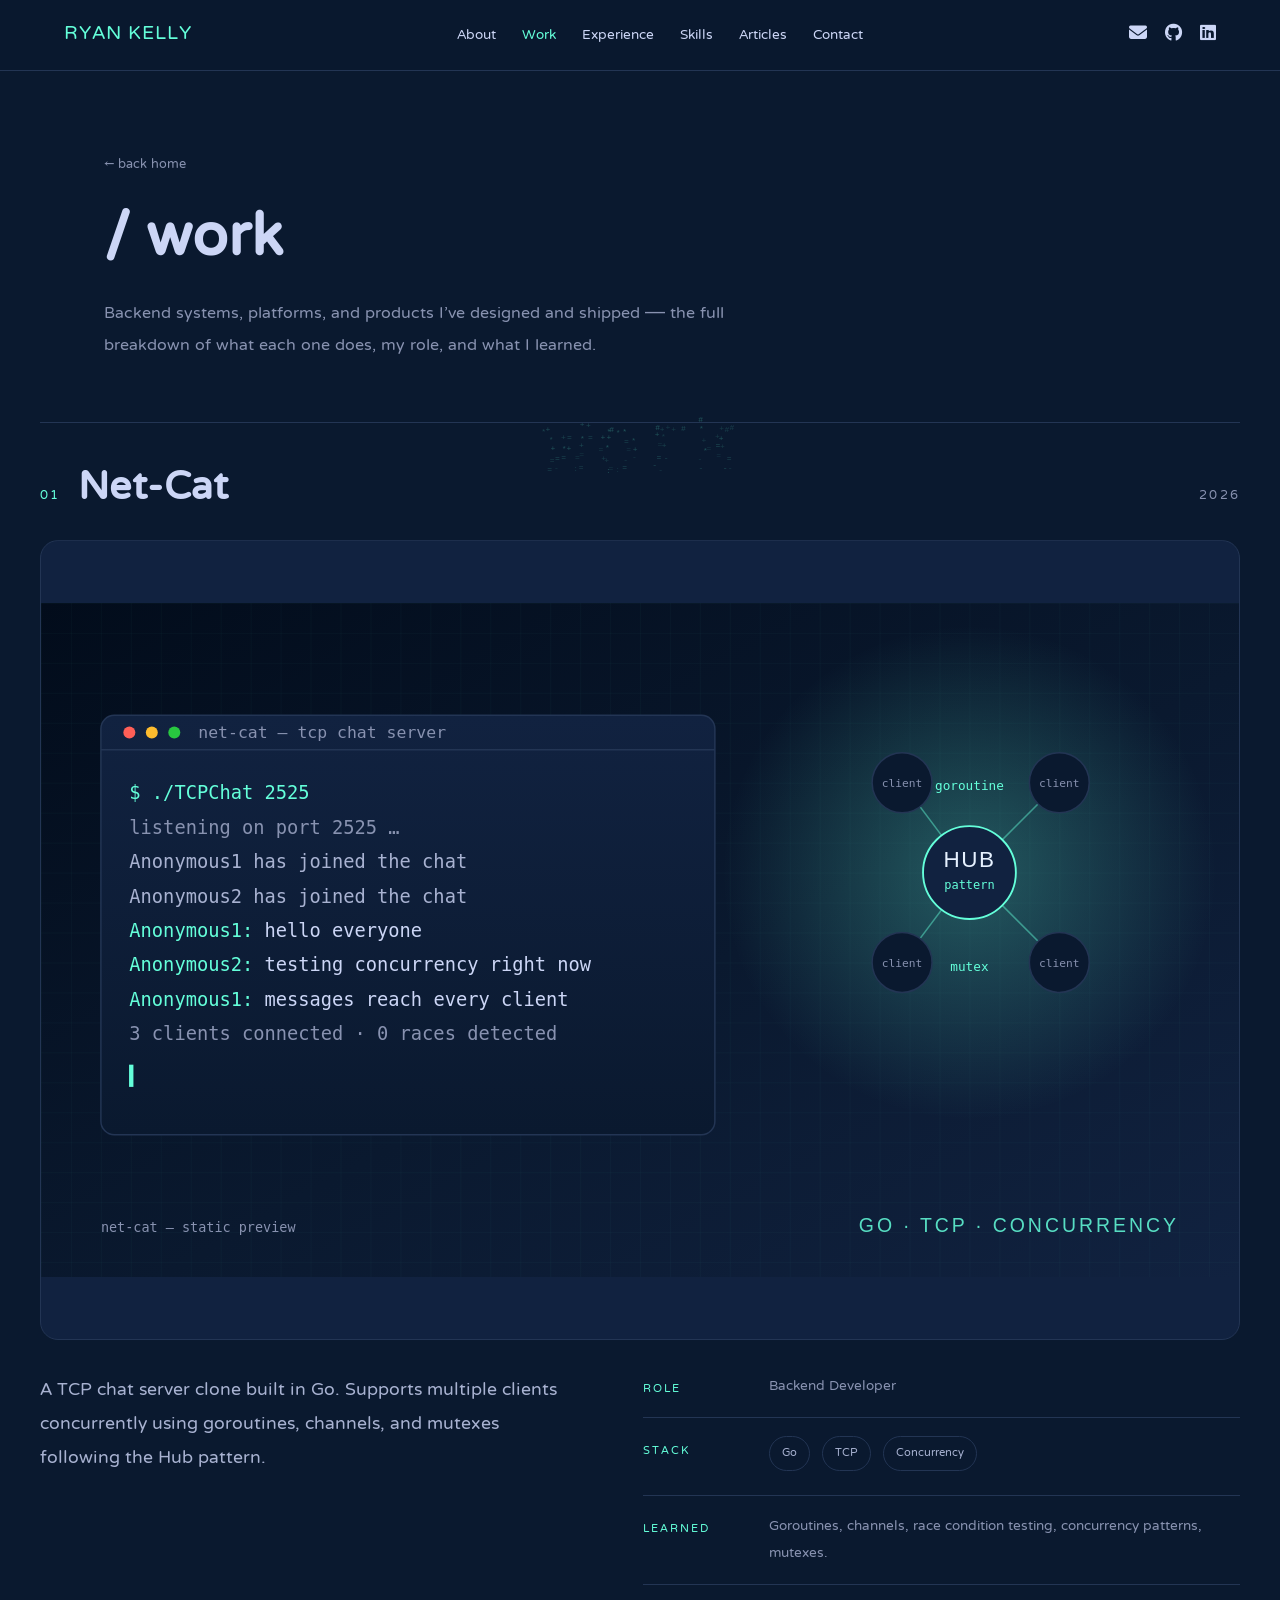
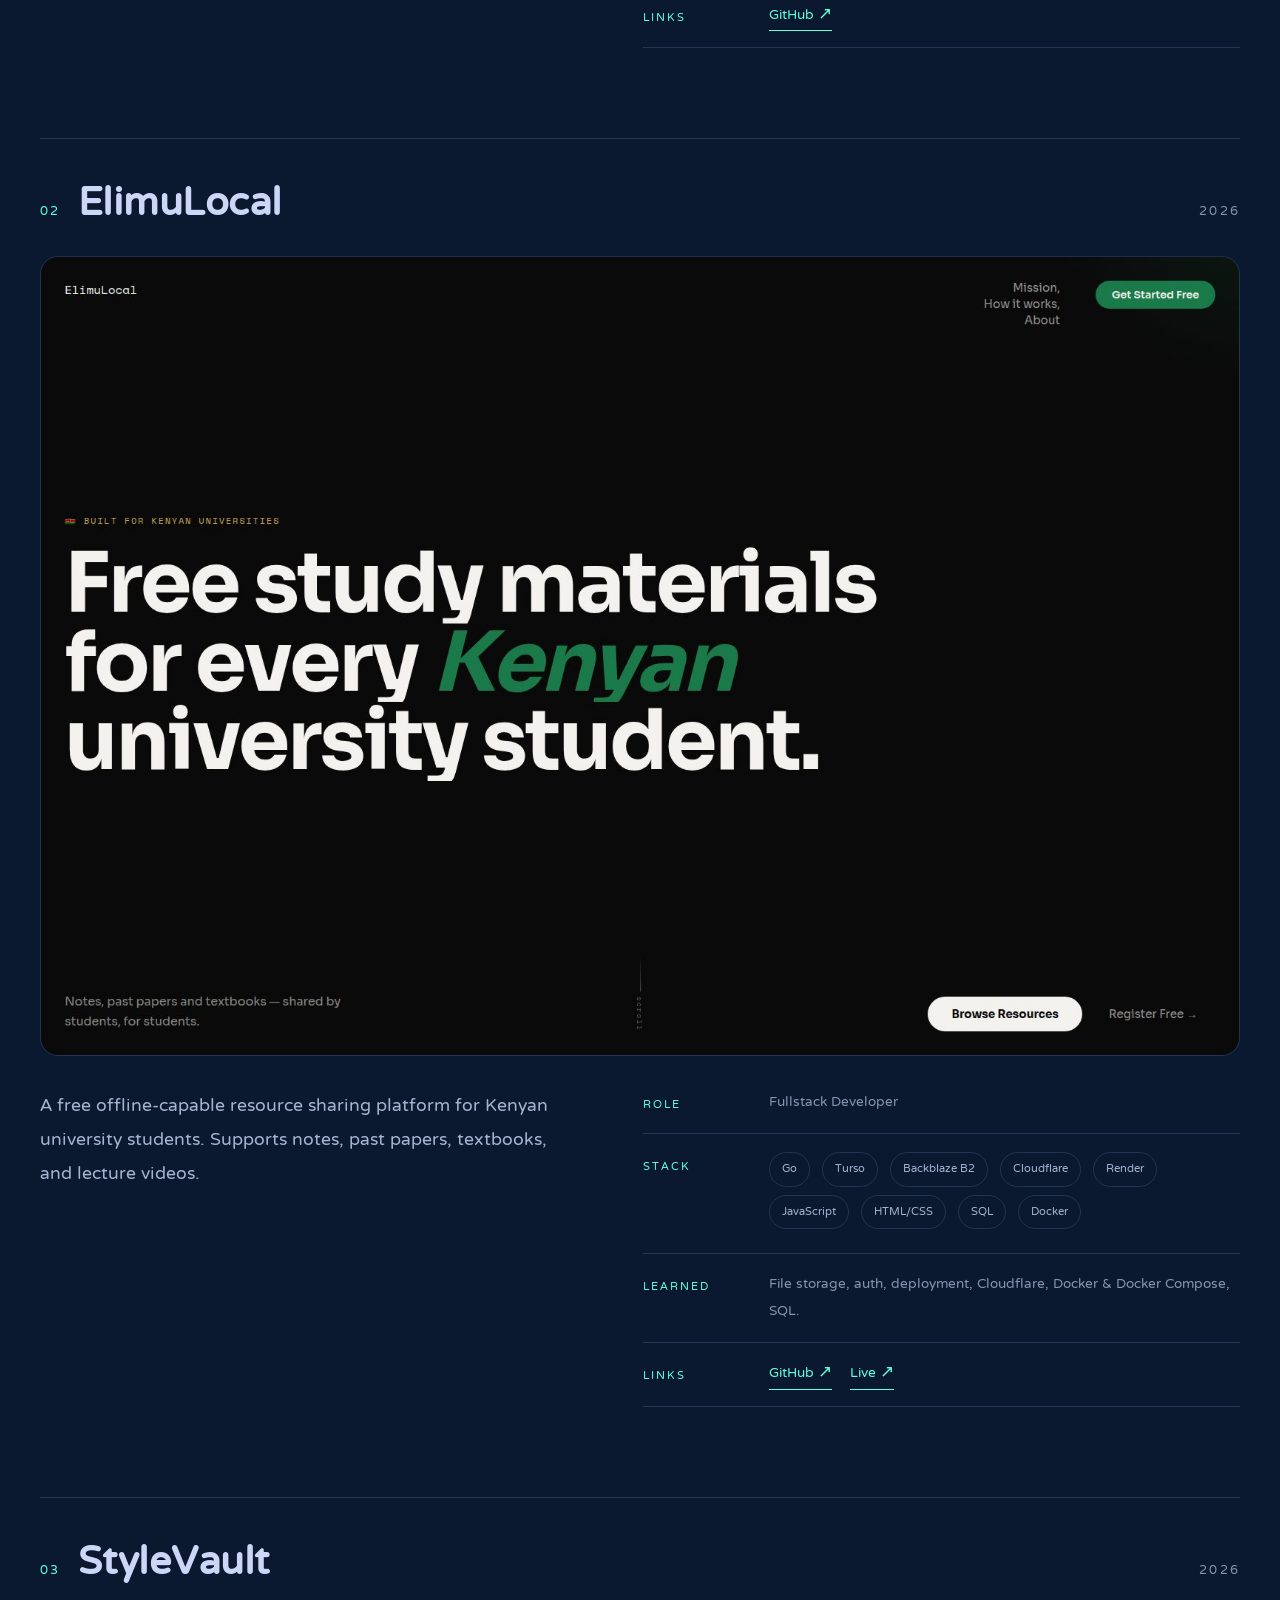
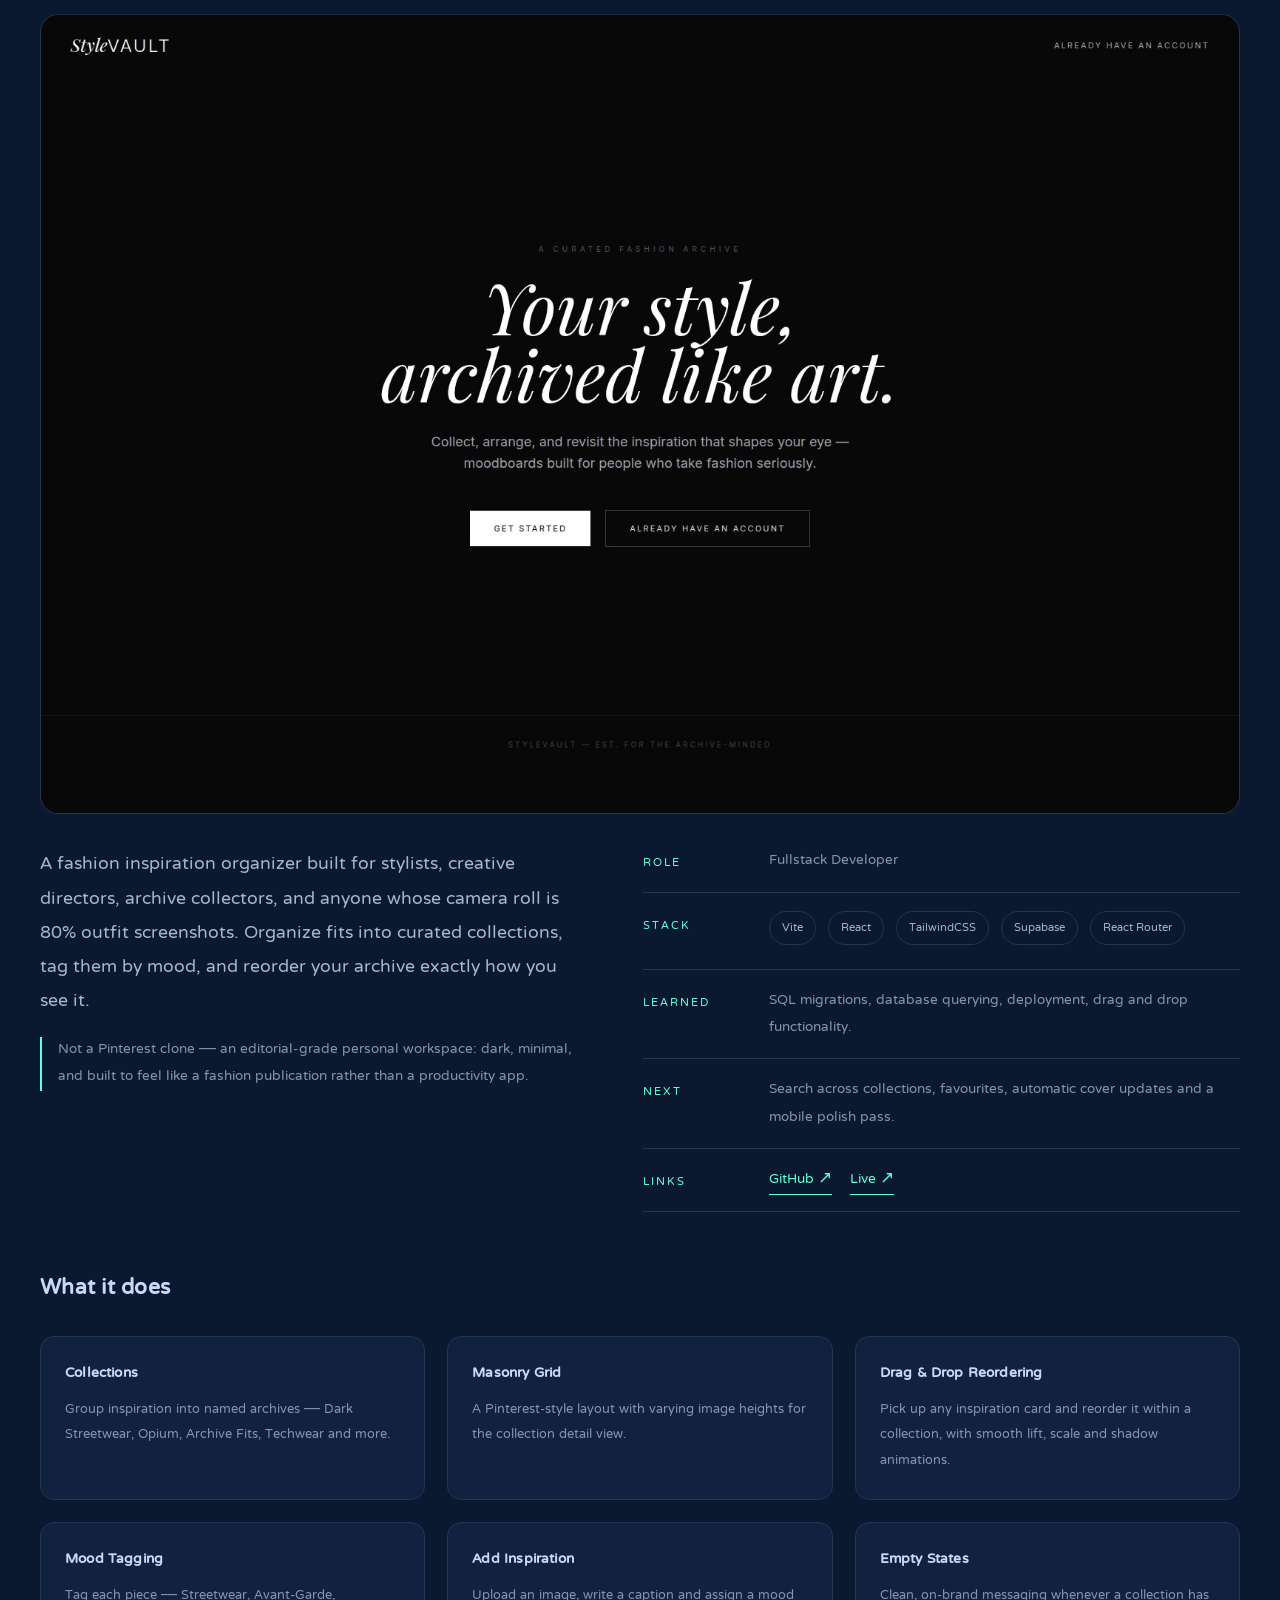
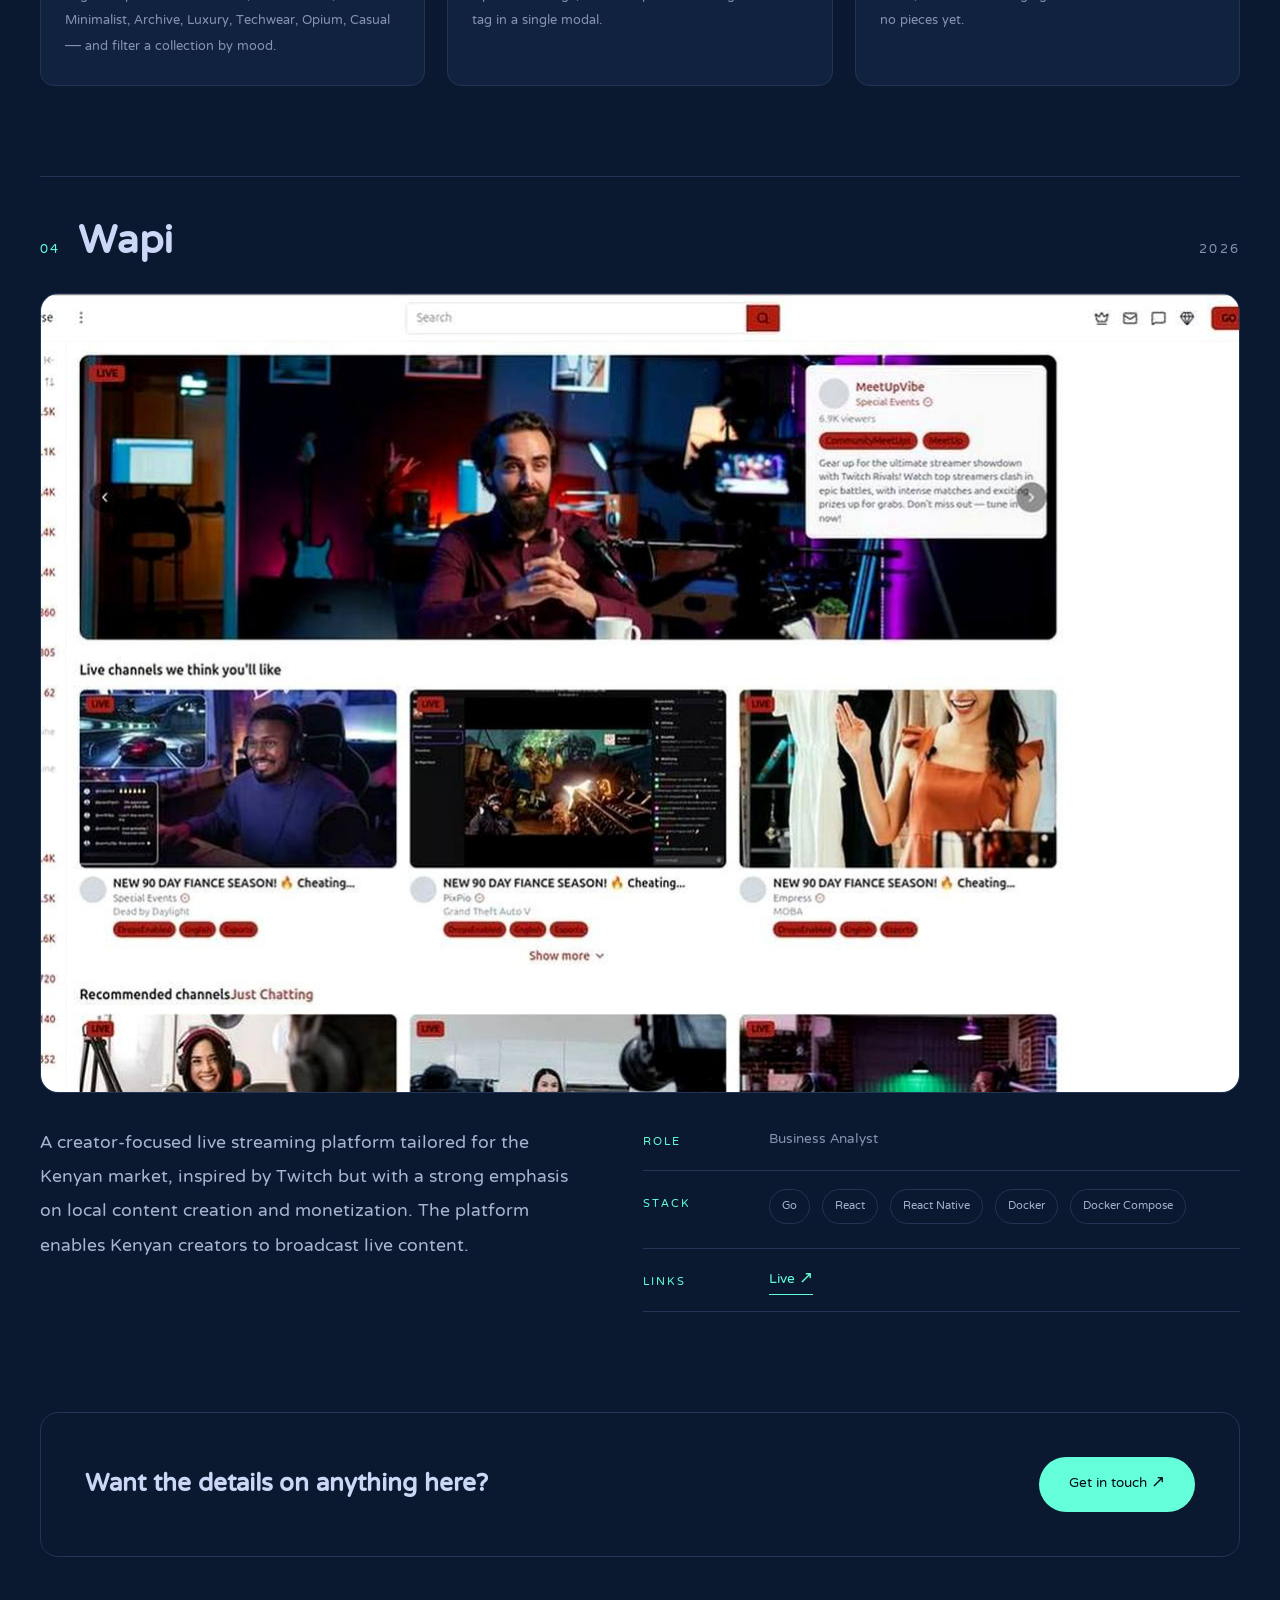
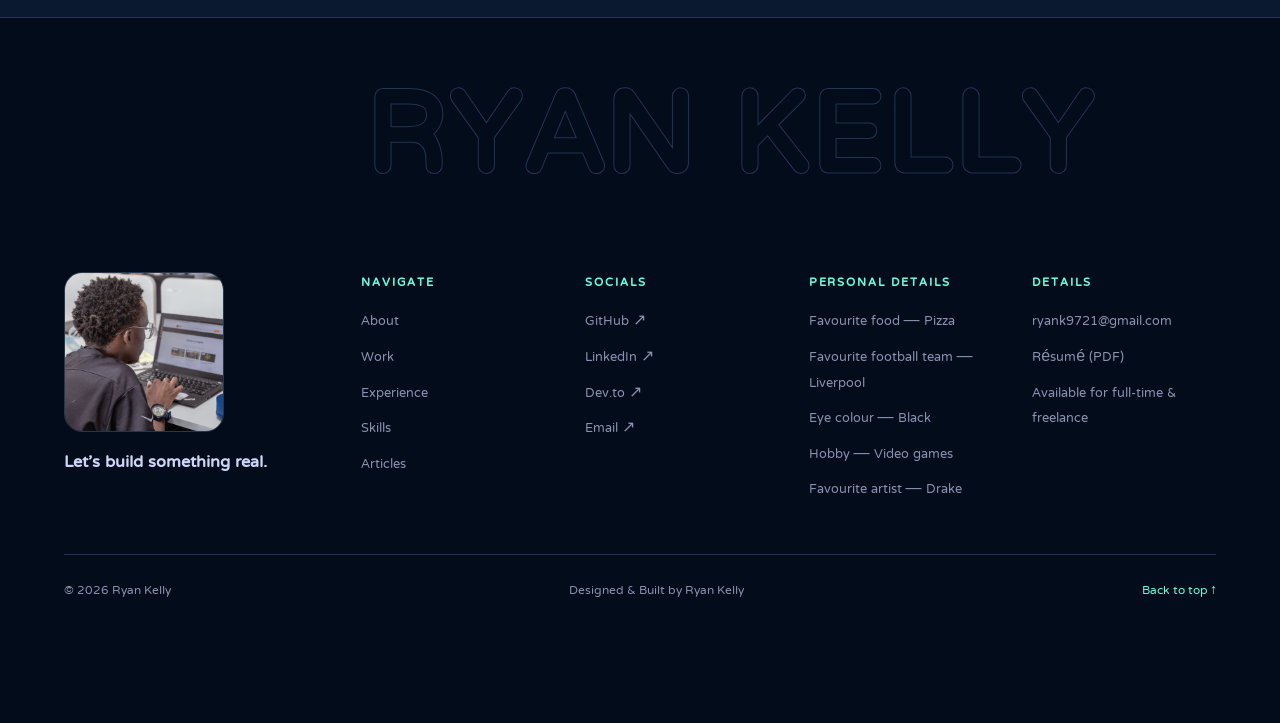
<file: work.html>
<!DOCTYPE html>
<html lang="en">
<head>
  <meta charset="UTF-8" />
  <meta name="viewport" content="width=device-width, initial-scale=1.0" />
  <title>Work — Ryan Kelly</title>
  <link rel="icon" href="data:image/svg+xml,<svg xmlns='http://www.w3.org/2000/svg' viewBox='0 0 32 32'><rect width='32' height='32' rx='7' fill='%230a192f'/><text x='16' y='23' font-family='Arial,sans-serif' font-size='19' font-weight='bold' text-anchor='middle' fill='%2364ffda'>R</text></svg>" />
  <link href="https://fonts.googleapis.com/css2?family=NTR&display=swap" rel="stylesheet" />
  <link rel="stylesheet" href="https://cdnjs.cloudflare.com/ajax/libs/font-awesome/6.5.0/css/all.min.css" />
  <link rel="stylesheet" href="style.css" />
</head>
<body>
  <!-- the page title, redrawn as a particle field behind the page -->
  <canvas class="section-field" aria-hidden="true"></canvas>

  <nav id="navbar">
    <a class="nav-name" href="index.html">Ryan Kelly</a>
    <ul class="nav-links" id="navLinks">
      <li><a href="index.html#about">About</a></li>
      <li><a href="work.html" class="active">Work</a></li>
      <li><a href="index.html#experience">Experience</a></li>
      <li><a href="index.html#skills">Skills</a></li>
      <li><a href="index.html#articles">Articles</a></li>
      <li><a href="contact.html">Contact</a></li>
    </ul>
    <div class="nav-icons">
      <a href="mailto:ryank9721@gmail.com" title="Email" aria-label="Email"><i class="fas fa-envelope"></i></a>
      <a href="https://github.com/Rkelly-dot" target="_blank" rel="noopener" title="GitHub" aria-label="GitHub"><i class="fab fa-github"></i></a>
      <a href="https://www.linkedin.com/in/rykelly28/" target="_blank" rel="noopener" title="LinkedIn" aria-label="LinkedIn"><i class="fab fa-linkedin"></i></a>
      <button class="nav-toggle" id="navToggle" aria-label="Toggle menu" aria-expanded="false">
        <i class="fas fa-bars"></i>
      </button>
    </div>

    <!-- how far down the page you are; width is set from main.js -->
    <span class="scroll-progress" aria-hidden="true"></span>
  </nav>

  <main id="content">
    <header class="page-hero">
      <a class="back-link" href="index.html">← back home</a>
      <h1 class="page-title">/ work</h1>
      <p class="page-lede">
        Backend systems, platforms, and products I've designed and shipped —
        the full breakdown of what each one does, my role, and what I learned.
      </p>
    </header>

    <div class="work-list">
      <!-- ============ NET-CAT ============ -->
      <article class="work-item" id="net-cat">
        <div class="work-head" data-reveal>
          <span class="work-index">01</span>
          <h2 class="work-name">Net-Cat</h2>
          <span class="work-year">2026</span>
        </div>
        <div class="work-media-wrap" data-reveal>
          <figure class="work-media">
          <img src="images/projects/net-cat.svg" data-label="Net-Cat" alt="Net-Cat project" width="1600" height="900" loading="lazy" decoding="async" />
        </figure>
        </div>
        <div class="work-body">
          <p class="work-desc" data-reveal>
            A TCP chat server clone built in Go. Supports multiple clients concurrently
            using goroutines, channels, and mutexes following the Hub pattern.
          </p>
          <dl class="work-meta" data-reveal>
            <div class="work-meta-row">
              <dt>Role</dt>
              <dd>Backend Developer</dd>
            </div>
            <div class="work-meta-row">
              <dt>Stack</dt>
              <dd>
                <span class="tag">Go</span>
                <span class="tag">TCP</span>
                <span class="tag">Concurrency</span>
              </dd>
            </div>
            <div class="work-meta-row">
              <dt>Learned</dt>
              <dd>Goroutines, channels, race condition testing, concurrency patterns, mutexes.</dd>
            </div>
            <div class="work-meta-row">
              <dt>Links</dt>
              <dd class="work-links">
                <a href="https://github.com/Rkelly-dot/net-cat.git" target="_blank" rel="noopener">GitHub ↗</a>
              </dd>
            </div>
          </dl>
        </div>
      </article>

      <!-- ============ ELIMULOCAL ============ -->
      <article class="work-item" id="elimulocal">
        <div class="work-head" data-reveal>
          <span class="work-index">02</span>
          <h2 class="work-name">ElimuLocal</h2>
          <span class="work-year">2026</span>
        </div>
        <div class="work-media-wrap" data-reveal>
          <figure class="work-media">
          <img src="images/projects/elimulocal.jpg" data-label="ElimuLocal" alt="ElimuLocal project" width="1620" height="1080" loading="lazy" decoding="async" />
        </figure>
        </div>
        <div class="work-body">
          <p class="work-desc" data-reveal>
            A free offline-capable resource sharing platform for Kenyan university
            students. Supports notes, past papers, textbooks, and lecture videos.
          </p>
          <dl class="work-meta" data-reveal>
            <div class="work-meta-row">
              <dt>Role</dt>
              <dd>Fullstack Developer</dd>
            </div>
            <div class="work-meta-row">
              <dt>Stack</dt>
              <dd>
                <span class="tag">Go</span>
                <span class="tag">Turso</span>
                <span class="tag">Backblaze B2</span>
                <span class="tag">Cloudflare</span>
                <span class="tag">Render</span>
                <span class="tag">JavaScript</span>
                <span class="tag">HTML/CSS</span>
                <span class="tag">SQL</span>
                <span class="tag">Docker</span>
              </dd>
            </div>
            <div class="work-meta-row">
              <dt>Learned</dt>
              <dd>File storage, auth, deployment, Cloudflare, Docker &amp; Docker Compose, SQL.</dd>
            </div>
            <div class="work-meta-row">
              <dt>Links</dt>
              <dd class="work-links">
                <a href="https://github.com/Rkelly-dot/elimulocal.git" target="_blank" rel="noopener">GitHub ↗</a>
                <a href="https://elimulocal.onrender.com/" target="_blank" rel="noopener">Live ↗</a>
              </dd>
            </div>
          </dl>
        </div>
      </article>

      <!-- ============ STYLEVAULT ============ -->
      <article class="work-item" id="stylevault">
        <div class="work-head" data-reveal>
          <span class="work-index">03</span>
          <h2 class="work-name">StyleVault</h2>
          <span class="work-year">2026</span>
        </div>
        <div class="work-media-wrap" data-reveal>
          <figure class="work-media">
          <img src="images/projects/stylevault.jpg" data-label="StyleVault" alt="StyleVault project" width="1620" height="1080" loading="lazy" decoding="async" />
        </figure>
        </div>
        <div class="work-body">
          <div class="work-intro" data-reveal>
            <p class="work-desc">
              A fashion inspiration organizer built for stylists, creative directors,
              archive collectors, and anyone whose camera roll is 80% outfit screenshots.
              Organize fits into curated collections, tag them by mood, and reorder your
              archive exactly how you see it.
            </p>
            <p class="work-note">
              Not a Pinterest clone — an editorial-grade personal workspace: dark, minimal,
              and built to feel like a fashion publication rather than a productivity app.
            </p>
          </div>
          <dl class="work-meta" data-reveal>
            <div class="work-meta-row">
              <dt>Role</dt>
              <dd>Fullstack Developer</dd>
            </div>
            <div class="work-meta-row">
              <dt>Stack</dt>
              <dd>
                <span class="tag">Vite</span>
                <span class="tag">React</span>
                <span class="tag">TailwindCSS</span>
                <span class="tag">Supabase</span>
                <span class="tag">React Router</span>
              </dd>
            </div>
            <div class="work-meta-row">
              <dt>Learned</dt>
              <dd>SQL migrations, database querying, deployment, drag and drop functionality.</dd>
            </div>
            <div class="work-meta-row">
              <dt>Next</dt>
              <dd>Search across collections, favourites, automatic cover updates and a mobile polish pass.</dd>
            </div>
            <div class="work-meta-row">
              <dt>Links</dt>
              <dd class="work-links">
                <a href="https://github.com/Rkelly-dot/StyleVault" target="_blank" rel="noopener">GitHub ↗</a>
                <a href="https://style-vault-rosy.vercel.app/" target="_blank" rel="noopener">Live ↗</a>
              </dd>
            </div>
          </dl>
        </div>

        <div class="feature-block" data-reveal>
          <h3 class="feature-heading">What it does</h3>
          <ul class="feature-grid">
            <li class="feature">
              <h4>Collections</h4>
              <p>Group inspiration into named archives — Dark Streetwear, Opium, Archive Fits, Techwear and more.</p>
            </li>
            <li class="feature">
              <h4>Masonry Grid</h4>
              <p>A Pinterest-style layout with varying image heights for the collection detail view.</p>
            </li>
            <li class="feature">
              <h4>Drag &amp; Drop Reordering</h4>
              <p>Pick up any inspiration card and reorder it within a collection, with smooth lift, scale and shadow animations.</p>
            </li>
            <li class="feature">
              <h4>Mood Tagging</h4>
              <p>Tag each piece — Streetwear, Avant-Garde, Minimalist, Archive, Luxury, Techwear, Opium, Casual — and filter a collection by mood.</p>
            </li>
            <li class="feature">
              <h4>Add Inspiration</h4>
              <p>Upload an image, write a caption and assign a mood tag in a single modal.</p>
            </li>
            <li class="feature">
              <h4>Empty States</h4>
              <p>Clean, on-brand messaging whenever a collection has no pieces yet.</p>
            </li>
          </ul>
        </div>
      </article>

      <!-- ============ WAPI ============ -->
      <article class="work-item" id="wapi">
        <div class="work-head" data-reveal>
          <span class="work-index">04</span>
          <h2 class="work-name">Wapi</h2>
          <span class="work-year">2026</span>
        </div>
        <div class="work-media-wrap" data-reveal>
          <figure class="work-media">
          <img src="images/projects/wapi.jpg" data-label="Wapi" alt="Wapi project" width="1200" height="800" loading="lazy" decoding="async" />
        </figure>
        </div>
        <div class="work-body">
          <p class="work-desc" data-reveal>
            A creator-focused live streaming platform tailored for the Kenyan market,
            inspired by Twitch but with a strong emphasis on local content creation and
            monetization. The platform enables Kenyan creators to broadcast live content.
          </p>
          <dl class="work-meta" data-reveal>
            <div class="work-meta-row">
              <dt>Role</dt>
              <dd>Business Analyst</dd>
            </div>
            <div class="work-meta-row">
              <dt>Stack</dt>
              <dd>
                <span class="tag">Go</span>
                <span class="tag">React</span>
                <span class="tag">React Native</span>
                <span class="tag">Docker</span>
                <span class="tag">Docker Compose</span>
              </dd>
            </div>
            <div class="work-meta-row">
              <dt>Links</dt>
              <dd class="work-links">
                <a href="https://wapi-frontend-web.onrender.com/" target="_blank" rel="noopener">Live ↗</a>
              </dd>
            </div>
          </dl>
        </div>
      </article>
    </div>

    <div class="work-footer-cta" data-reveal>
      <p>Want the details on anything here?</p>
      <a class="btn-primary" href="mailto:ryank9721@gmail.com">Get in touch ↗</a>
    </div>
  </main>

  <!-- ============ FOOTER STUB ============ -->
  <footer id="contact" class="site-footer">
    <div class="footer-name" aria-hidden="true">RYAN KELLY</div>

    <div class="footer-grid">
      <div class="footer-photo">
        <img src="photo.jpg" alt="Ryan Kelly" />
        <p class="footer-cta">Let's build something real.</p>
      </div>

      <div class="footer-col">
        <h4 class="footer-heading">Navigate</h4>
        <ul>
          <li><a href="index.html#about">About</a></li>
          <li><a href="work.html">Work</a></li>
          <li><a href="index.html#experience">Experience</a></li>
          <li><a href="index.html#skills">Skills</a></li>
          <li><a href="index.html#articles">Articles</a></li>
        </ul>
      </div>

      <div class="footer-col">
        <h4 class="footer-heading">Socials</h4>
        <ul>
          <li><a href="https://github.com/Rkelly-dot" target="_blank" rel="noopener">GitHub <span aria-hidden="true">↗</span></a></li>
          <li><a href="https://www.linkedin.com/in/rykelly28/" target="_blank" rel="noopener">LinkedIn <span aria-hidden="true">↗</span></a></li>
          <li><a href="https://dev.to/rykelly" target="_blank" rel="noopener">Dev.to <span aria-hidden="true">↗</span></a></li>
          <li><a href="mailto:ryank9721@gmail.com">Email <span aria-hidden="true">↗</span></a></li>
        </ul>
      </div>

      <div class="footer-col">
        <h4 class="footer-heading">Personal details</h4>
        <ul>
          <li>Favourite food — Pizza</li>
          <li>Favourite football team — Liverpool</li>
          <li>Eye colour — Black</li>
          <li>Hobby — Video games</li>
          <li>Favourite artist — Drake</li>
        </ul>
      </div>

      <div class="footer-col">
        <h4 class="footer-heading">Details</h4>
        <ul>
          <li><a href="mailto:ryank9721@gmail.com">ryank9721@gmail.com</a></li>
          <li><a href="resume.pdf" target="_blank" rel="noopener">Résumé (PDF)</a></li>
          <li>Available for full-time &amp; freelance</li>
        </ul>
      </div>
    </div>

    <div class="footer-bottom">
      <span>© <span id="year">2026</span> Ryan Kelly</span>
      <span>Designed &amp; Built by Ryan Kelly</span>
      <a href="#" class="to-top">Back to top ↑</a>
    </div>
  </footer>

  <script src="main.js"></script>
</body>
</html>
</file>
<file: style.css>
/* ============================================================
   Ryan Kelly — portfolio
   Typography carried over 1:1 from the original rykelly.vercel.app
   (NTR for every heading and every line of body copy),
   Campione-style motion, Cherry-style project flow & footer stub.
   ============================================================ */

:root {
  --dark-navy: #020c1b;
  --navy: #0a192f;
  --light-navy: #112240;
  --lightest-navy: #233554;
  --slate: #8892b0;
  --light-slate: #a8b2d1;
  --lightest-slate: #ccd6f6;
  --white: #e6f1ff;
  --green: #64ffda;
  --green-tint: rgba(100, 255, 218, 0.1);

  /* One typeface across the site — same as the original site. */
  --font-display: "NTR", "Segoe UI", Arial, sans-serif;
  --font-body: "NTR", "Segoe UI", Arial, sans-serif;

  --page-max: 1200px;
  --radius: 18px;
  --ease: cubic-bezier(0.645, 0.045, 0.355, 1);
}

* { box-sizing: border-box; margin: 0; padding: 0; }

html { scroll-behavior: smooth; }

body {
  background-color: var(--navy);
  color: var(--lightest-slate);
  font-family: var(--font-body);
  font-size: 18px;
  line-height: 1.6;
  -webkit-font-smoothing: antialiased;
  overflow-x: hidden;
}

a { color: var(--green); text-decoration: none; transition: color 0.2s ease; }
a:hover { color: var(--white); }

img { display: block; max-width: 100%; }

/* ---------------------------------------------------------
   Typography helpers
   --------------------------------------------------------- */
.display {
  font-family: var(--font-display);
  font-weight: 400;
  line-height: 0.95;
  letter-spacing: 0.01em;
}

/* ---------------------------------------------------------
   Navbar
   --------------------------------------------------------- */
#navbar {
  position: fixed;
  top: 0; left: 0; right: 0;
  z-index: 100;
  display: flex;
  align-items: center;
  justify-content: space-between;
  padding: 16px 5vw;
  background-color: rgba(10, 25, 47, 0.82);
  backdrop-filter: blur(12px);
  -webkit-backdrop-filter: blur(12px);
  border-bottom: 1px solid var(--lightest-navy);
}

/* how far down the page you are — rides the navbar's bottom border and is
   scaled from main.js, so it never animates on its own */
.scroll-progress {
  position: absolute;
  left: 0;
  bottom: -1px;
  width: 100%;
  height: 2px;
  pointer-events: none;
  background: linear-gradient(90deg, var(--green), rgba(100, 255, 218, 0.5));
  box-shadow: 0 0 12px rgba(100, 255, 218, 0.45);
  transform: scaleX(var(--progress, 0));
  transform-origin: left center;
}

.nav-name {
  font-family: var(--font-display);
  font-size: 24px;
  letter-spacing: 0.04em;
  color: var(--green);
  text-transform: uppercase;
}
.nav-name:hover { color: var(--white); }

.nav-links {
  display: flex;
  list-style: none;
  gap: 26px;
}

.nav-links a {
  color: var(--lightest-slate);
  font-size: 17px;
  transition: color 0.2s ease;
}
.nav-links a:hover,
.nav-links a.active { color: var(--green); }

.nav-icons {
  display: flex;
  align-items: center;
  gap: 18px;
}

.nav-icons a { color: var(--lightest-slate); font-size: 18px; }
.nav-icons a:hover { color: var(--green); }

.nav-toggle {
  display: none;
  background: none;
  border: 0;
  color: var(--lightest-slate);
  font-size: 20px;
  cursor: pointer;
}

/* ---------------------------------------------------------
   Background field
   A fixed canvas behind the whole page, holding the section you
   are reading redrawn as particles (main.js section 8). It sits
   above the body colour but below #content, so mostly it shows
   through the gaps between sections and behind the prose.
   --------------------------------------------------------- */
.section-field {
  position: fixed;
  inset: 0;
  z-index: 0;
  width: 100%;
  height: 100%;
  pointer-events: none;
  opacity: 0;
  transition: opacity 1.6s var(--ease);
}
.section-field.is-live { opacity: 1; }

/* the content has to outrank the fixed field */
#content,
.site-footer { position: relative; z-index: 1; }

/* ---------------------------------------------------------
   Hero (intro)
   The portrait sits beside the copy as a field of ASCII
   particles, drawn character by character in main.js: a
   square canvas that the copy never overlaps, so neither
   needs a scrim to stay readable.
   --------------------------------------------------------- */
#hero {
  min-height: 100vh;
  display: flex;
  align-items: center;
  justify-content: space-between;
  gap: 4vw;
  padding: 120px 10vw 60px;
  overflow: hidden;
}

/* a flex item, not a layer — main.js sets the canvas width, style.css
   keeps it square and lets it shrink when the column gets narrow */
.hero-field {
  /* the field keeps the size it drew itself at; the copy is what gives
     way as the viewport narrows. the max-width is the backstop below
     ~1100px, where the column can no longer hold a full-size field */
  flex-shrink: 0;
  min-width: 0;
  max-width: 45%;
  display: flex;
  align-items: center;
  justify-content: flex-end;
  /* hidden until the portrait has decoded, then faded in so the hero
     never flashes an empty box */
  opacity: 0;
  transition: opacity 1.2s var(--ease);
}
.hero-field.is-ready { opacity: 1; }

.hero-field canvas {
  display: block;
  max-width: 100%;
  height: auto;
  aspect-ratio: 1 / 1;
  cursor: crosshair;
  touch-action: none;
}

.hero-content {
  max-width: 620px;
}

.hero-greeting {
  color: var(--green);
  font-size: 40px;
  margin-bottom: 10px;
}

.hero-name {
  font-family: var(--font-body);
  font-weight: 400;
  font-size: clamp(44px, 7.5vw, 80px);
  color: var(--lightest-slate);
  line-height: 1.02;
  letter-spacing: 0.005em;
  margin-bottom: 14px;
}

/* the name types itself in on load. main.js wraps each character in its own
   span, so the line keeps its final width from the first frame and nothing
   reflows as the characters arrive. */
.hero-name .char {
  display: inline-block;
  white-space: pre;
  opacity: 0;
  animation: type-in 0.01s step-end both;
  animation-delay: calc(var(--type-start, 0.45s) + var(--i, 0) * 80ms);
}
@keyframes type-in { to { opacity: 1; } }

.cursor { color: var(--green); animation: blink 1s step-end infinite; }

@keyframes blink { from, to { opacity: 1; } 50% { opacity: 0; } }

.hero-title {
  font-size: clamp(26px, 3.6vw, 46px);
  color: var(--slate);
  font-weight: 300;
  margin-bottom: 20px;
}

.hero-desc {
  color: var(--slate);
  font-size: 20px;
  max-width: 500px;
  margin-bottom: 40px;
}

.hero-links { display: flex; gap: 20px; flex-wrap: wrap; }

.hero-links a {
  color: var(--green);
  font-size: 17px;
  border: 1px solid var(--green);
  padding: 10px 22px;
  border-radius: 999px;
  transition: all 0.25s ease;
}
.hero-links a:hover { background-color: var(--green-tint); color: var(--white); }

/* ---------------------------------------------------------
   Shared section chrome
   --------------------------------------------------------- */
section { padding: 100px 5vw; }

#about, #projects, #experience, #skills, #learning, #articles {
  max-width: var(--page-max);
  margin: 0 auto;
}

.section-header {
  position: relative;
  display: flex;
  align-items: baseline;
  justify-content: space-between;
  gap: 20px;
  margin-bottom: 48px;
  padding-bottom: 16px;
}

/* the rule draws itself in from the left as the section arrives, instead of
   arriving with the header's fade */
.section-header::after {
  content: "";
  position: absolute;
  left: 0;
  right: 0;
  bottom: 0;
  height: 1px;
  background: var(--lightest-navy);
  transform: scaleX(0);
  transform-origin: left center;
  transition: transform 1.1s var(--ease) 0.12s;
}
.section-header.is-visible::after { transform: scaleX(1); }

.section-title {
  font-family: var(--font-body);
  font-weight: bold;
  font-size: clamp(28px, 3.6vw, 46px);
  color: var(--lightest-slate);
  letter-spacing: 0.01em;
  white-space: nowrap;
}

.section-link {
  font-size: 16px;
  color: var(--slate);
  white-space: nowrap;
  border-bottom: 1px solid transparent;
}
.section-link:hover { color: var(--green); border-bottom-color: var(--green); }

/* ---------------------------------------------------------
   About (kept from v1)
   --------------------------------------------------------- */
.about-content {
  display: grid;
  grid-template-columns: 3fr 2fr;
  gap: 60px;
  align-items: center;
}

.about-text p { color: var(--slate); font-size: 20px; margin-bottom: 20px; }

.highlight { color: var(--green); }

.about-image { display: flex; justify-content: center; }

.image-placeholder img {
  width: 100%;
  max-width: 300px;
  border-radius: var(--radius);
  border: 1px solid var(--lightest-navy);
  filter: grayscale(20%);
  transition: filter 0.3s ease;
}
.image-placeholder img:hover { filter: none; }

/* ---------------------------------------------------------
   Projects — homepage deck (name + full-bleed image)
   Each card pins under the navbar and the next one slides up
   over it, the way the reference portfolio's services section
   stacks its cards. Per-card motion comes from JS via the
   --deck-* custom properties (pure function of scroll).
   --------------------------------------------------------- */
.project-flow {
  display: flex;
  flex-direction: column;
  align-items: center;
  gap: 7vh;
  padding-bottom: 6vh;
}

.project-box {
  --stack: 0;
  --deck-y: 0px;
  --deck-rx: 0deg;
  --deck-s: 1;
  --deck-b: 1;
  position: relative;
  /* wide enough to read, never taller than the viewport, so the next card
     is always seen sliding up underneath */
  width: 100%;
  max-width: min(900px, max(420px, calc((100vh - 250px) * 1.5)));
  display: block;
  color: inherit;
  overflow: hidden;
  border-radius: 28px;
  border: 1px solid rgba(100, 255, 218, 0.14);
  background:
    radial-gradient(120% 150% at 10% 0%, rgba(100, 255, 218, 0.07), transparent 55%),
    linear-gradient(180deg, #14294a 0%, var(--light-navy) 42%, #0d1d36 100%);
  box-shadow:
    inset 0 1px 0 rgba(230, 241, 255, 0.07),
    0 -26px 50px -30px rgba(2, 12, 27, 0.9),
    0 40px 90px -45px rgba(2, 12, 27, 1);
  transform: perspective(1500px) translate3d(0, var(--deck-y), 0) rotateX(var(--deck-rx)) scale(var(--deck-s));
  filter: brightness(var(--deck-b));
  translate: 0 var(--deck-lift, 0px);
  transition: translate 0.5s var(--ease), border-color 0.5s var(--ease), box-shadow 0.5s var(--ease);
  will-change: transform;
}
.project-box:nth-child(2) { --stack: 1; }
.project-box:nth-child(3) { --stack: 2; }
.project-box:nth-child(4) { --stack: 3; }

/* the cards only pin and stack where there is room for a full card plus the
   next one arriving; narrow screens keep a plain, calmer list */
@media (min-width: 769px) {
  .project-box {
    position: sticky;
    top: calc(92px + var(--stack) * 16px);
  }
}

.project-box:hover {
  --deck-lift: -8px;
  border-color: rgba(100, 255, 218, 0.42);
  box-shadow:
    inset 0 1px 0 rgba(230, 241, 255, 0.12),
    0 -26px 50px -30px rgba(2, 12, 27, 0.9),
    0 60px 110px -50px rgba(2, 12, 27, 1),
    0 0 80px -34px rgba(100, 255, 218, 0.4);
}

.project-box-head {
  display: grid;
  grid-template-columns: auto 1fr auto;
  align-items: center;
  gap: 18px;
  padding: 22px 30px;
  border-bottom: 1px solid rgba(100, 255, 218, 0.08);
}

.project-box-index {
  font-family: var(--font-body);
  font-size: 16px;
  letter-spacing: 0.12em;
  color: var(--green);
}

.project-box-name {
  font-family: var(--font-body);
  font-weight: bold;
  font-size: clamp(22px, 2.8vw, 34px);
  letter-spacing: 0.01em;
  color: var(--lightest-slate);
  line-height: 1.1;
  /* clip the per-character reveal; padding keeps descenders intact */
  overflow: hidden;
  padding-bottom: 0.16em;
  margin-bottom: -0.16em;
}

/* staggered character reveal, the way the reference site reveals
   its service titles (JS wraps each character in a .char span) */
.project-box-name .char {
  display: inline-block;
  white-space: pre;
  opacity: 0;
  translate: 0 0.55em;
  transition: opacity 0.5s var(--ease), translate 0.6s var(--ease);
  transition-delay: calc(var(--i, 0) * 26ms);
}
.project-box-name.is-visible .char { opacity: 1; translate: 0 0; }

.project-box-arrow {
  font-size: 22px;
  color: var(--slate);
  /* the hover offset and the magnetic pull are separate channels, summed
     here, so neither cancels the other */
  translate: calc(var(--mag-x, 0px) + var(--hov-x, 0px)) calc(var(--mag-y, 0px) + var(--hov-y, 0px));
  transition: translate 0.35s var(--ease), color 0.35s ease;
}
.project-box:hover .project-box-arrow { color: var(--green); --hov-x: 6px; --hov-y: -6px; }

.project-box-media {
  position: relative;
  overflow: hidden;
  aspect-ratio: 3 / 2;
  background: var(--navy);
}

.project-box-media img {
  width: 100%;
  height: 100%;
  /* every screenshot is authored at exactly 3:2, so `cover` bleeds to the
     frame edges and crops nothing — no letterbox padding, no cut words */
  object-fit: cover;
  object-position: center;
  transition: filter 0.6s var(--ease);
}

/* the shot drifts inside its frame while the card is travelling (main.js sets
   --media-y and --media-s). The frame is the same 3:2 as the shot, so the
   scale exists only to provide the slack the drift needs — it is exactly the
   drift at its furthest, which means the image is at 1:1 and uncropped the
   moment the card settles */
.project-box-media img:not([src$=".svg"]) {
  transform: translate3d(0, var(--media-y, 0px), 0) scale(var(--media-s, 1));
}
/* the vector stand-in keeps its own composition rather than being cropped */
.project-box-media img[src$=".svg"] { object-fit: contain; }

.project-box:hover .project-box-media img { filter: brightness(1.07) saturate(1.05); }

/* a light sweeps the frame on hover — motion that crops nothing */
.project-box-media::after {
  content: "";
  position: absolute;
  inset: 0;
  pointer-events: none;
  opacity: 0;
  translate: -60% 0;
  background: linear-gradient(102deg, transparent 44%, rgba(230, 241, 255, 0.07) 50%, transparent 56%);
  transition: opacity 0.45s var(--ease), translate 1s var(--ease);
}
.project-box:hover .project-box-media::after { opacity: 1; translate: 60% 0; }

/* ---------------------------------------------------------
   Work page
   --------------------------------------------------------- */
.page-hero { max-width: var(--page-max); margin: 0 auto; padding: 150px 5vw 60px; }

.back-link { color: var(--slate); font-size: 16px; }
.back-link:hover { color: var(--green); }

.page-title {
  font-family: var(--font-body);
  font-weight: bold;
  font-size: clamp(38px, 6vw, 72px);
  line-height: 1.05;
  letter-spacing: 0.01em;
  color: var(--lightest-slate);
  margin: 24px 0 20px;
}

.page-lede { color: var(--slate); font-size: 20px; max-width: 660px; }

.work-list {
  max-width: var(--page-max);
  margin: 0 auto;
  display: flex;
  flex-direction: column;
  gap: 90px;
}

.work-item {
  padding-top: 40px;
  border-top: 1px solid var(--lightest-navy);
  scroll-margin-top: 100px;
}

.work-head {
  display: flex;
  align-items: baseline;
  gap: 18px;
  flex-wrap: wrap;
  margin-bottom: 24px;
}

.work-index { font-family: var(--font-body); font-size: 16px; letter-spacing: 0.12em; color: var(--green); }

.work-name {
  font-family: var(--font-body);
  font-weight: bold;
  font-size: clamp(28px, 4vw, 48px);
  line-height: 1.1;
  letter-spacing: 0.01em;
  color: var(--lightest-slate);
}

.work-year {
  margin-left: auto;
  color: var(--slate);
  font-size: 16px;
  letter-spacing: 0.14em;
}

.work-media {
  overflow: hidden;
  border-radius: var(--radius);
  aspect-ratio: 3 / 2;
  border: 1px solid var(--lightest-navy);
  background: var(--light-navy);
  display: block;
}

.work-media img {
  width: 100%;
  height: 100%;
  /* authored at exactly 3:2 → full bleed, nothing cropped */
  object-fit: cover;
  object-position: center;
}

/* the shot uncovers from its bottom edge and settles out of a slight scale as
   the item arrives; both are driven off the wrap's existing data-reveal */
.work-media-wrap .work-media {
  clip-path: inset(0 0 100% 0);
  transition: clip-path 1.1s var(--ease) 0.08s;
}
.work-media-wrap.is-visible .work-media { clip-path: inset(0 0 0 0); }

.work-media-wrap .work-media img {
  transform: scale(1.06);
  transition: transform 1.4s var(--ease);
}
.work-media-wrap.is-visible .work-media img { transform: scale(1); }
.work-media img[src$=".svg"] { object-fit: contain; }

.work-body {
  display: grid;
  grid-template-columns: 1fr 1.1fr;
  gap: 40px 60px;
  margin-top: 34px;
  align-items: start;
}

.work-desc { color: var(--light-slate); font-size: 22px; line-height: 1.55; }

.work-meta { display: flex; flex-direction: column; gap: 18px; }

.work-meta-row {
  display: grid;
  grid-template-columns: 110px 1fr;
  gap: 16px;
  padding-bottom: 16px;
  border-bottom: 1px solid var(--lightest-navy);
}

.work-meta-row dt {
  color: var(--green);
  font-size: 14px;
  text-transform: uppercase;
  letter-spacing: 0.14em;
  padding-top: 4px;
}

.work-meta-row dd { color: var(--slate); font-size: 17px; }

.tag {
  display: inline-block;
  margin: 0 8px 8px 0;
  padding: 5px 12px;
  border: 1px solid var(--lightest-navy);
  border-radius: 999px;
  font-size: 14px;
  color: var(--light-slate);
  transition: all 0.25s ease;
}
.tag:hover { border-color: var(--green); color: var(--green); }

.work-links { display: flex; gap: 18px; flex-wrap: wrap; }
.work-links a { border-bottom: 1px solid var(--green); font-size: 17px; }

.work-note {
  margin-top: 18px;
  padding-left: 16px;
  border-left: 2px solid var(--green);
  color: var(--slate);
  font-size: 17px;
}

/* feature breakdown (case-study detail) */
.feature-block { margin-top: 56px; }

.feature-heading {
  font-family: var(--font-body);
  font-weight: bold;
  font-size: clamp(20px, 2.4vw, 26px);
  letter-spacing: 0.01em;
  color: var(--lightest-slate);
  margin-bottom: 26px;
}

.feature-grid {
  list-style: none;
  display: grid;
  grid-template-columns: repeat(3, 1fr);
  gap: 22px;
}

.feature {
  background: var(--light-navy);
  border: 1px solid var(--lightest-navy);
  border-radius: 14px;
  padding: 24px;
  transition: transform 0.35s var(--ease), border-color 0.35s ease, background 0.35s ease;
}
.feature:hover {
  transform: translateY(-6px);
  border-color: rgba(100, 255, 218, 0.35);
  background: var(--lightest-navy);
}

.feature h4 {
  font-family: var(--font-body);
  font-weight: bold;
  font-size: 17px;
  letter-spacing: 0.01em;
  color: var(--lightest-slate);
  margin-bottom: 10px;
}

.feature p { color: var(--slate); font-size: 16px; }

.work-footer-cta {
  max-width: var(--page-max);
  margin: 100px auto 0;
  padding: 44px;
  border: 1px solid var(--lightest-navy);
  border-radius: var(--radius);
  display: flex;
  align-items: center;
  justify-content: space-between;
  gap: 24px;
  flex-wrap: wrap;
}
.work-footer-cta p {
  font-family: var(--font-body);
  font-weight: bold;
  font-size: clamp(20px, 2.6vw, 30px);
  color: var(--lightest-slate);
}

.btn-primary {
  display: inline-block;
  padding: 14px 30px;
  border-radius: 999px;
  background: var(--green);
  color: var(--dark-navy);
  font-size: 17px;
  transition: transform 0.25s var(--ease), background 0.25s ease;
}
.btn-primary:hover { background: var(--white); color: var(--dark-navy); transform: translateY(-3px); }

/* ---------------------------------------------------------
   Contact page — one boxed form, nothing else.
   The headline pulls word by word into focus and the fields
   stagger in behind it, the way the reference portfolio does.
   --------------------------------------------------------- */
.contact-wrap {
  max-width: var(--page-max);
  margin: 0 auto;
  padding: 130px 5vw 120px;
}

.contact-box {
  max-width: 780px;
  margin: 0 auto;
  padding: clamp(24px, 3.4vw, 48px);
  border: 1px solid rgba(100, 255, 218, 0.4);
  border-radius: 22px;
  background: rgba(17, 34, 64, 0.35);
  box-shadow: 0 40px 90px -50px rgba(2, 12, 27, 1);
}

.contact-headline {
  font-weight: bold;
  font-size: clamp(30px, 4.4vw, 52px);
  line-height: 1.1;
  color: var(--lightest-slate);
  margin-bottom: clamp(24px, 3vw, 38px);
}

/* each word is pulled into focus (JS wraps them in .word spans) */
.contact-headline .word {
  display: inline-block;
  opacity: 0;
  filter: blur(12px);
  translate: 0 0.16em;
  transition: opacity 0.6s var(--ease), filter 0.9s var(--ease), translate 0.8s var(--ease);
  transition-delay: calc(var(--i, 0) * 70ms);
}
.contact-headline.is-visible .word { opacity: 1; filter: blur(0); translate: 0 0; }

.contact-form { display: flex; flex-direction: column; gap: 22px; }

.contact-row { display: grid; grid-template-columns: 1fr 1fr; gap: 22px 32px; }

.contact-field { display: flex; flex-direction: column; gap: 6px; }

.contact-field label {
  font-weight: bold;
  font-size: 15px;
  color: var(--lightest-slate);
}

/* underlined fields, like the reference — the accent only shows on focus */
.contact-field input,
.contact-field select,
.contact-field textarea {
  width: 100%;
  background: transparent;
  border: 0;
  border-bottom: 1px solid rgba(168, 178, 209, 0.45);
  border-radius: 0;
  color: var(--white);
  font-family: inherit;
  font-size: 17px;
  line-height: 1.5;
  padding: 10px 0 12px;
  transition: border-color 0.3s ease, box-shadow 0.3s ease;
}

.contact-field textarea { min-height: 132px; resize: vertical; }

.contact-field input::placeholder,
.contact-field textarea::placeholder { color: var(--slate); }

.contact-field input:focus,
.contact-field select:focus,
.contact-field textarea:focus {
  outline: none;
  border-bottom-color: var(--green);
  box-shadow: 0 1px 0 0 var(--green);
}

.contact-select { position: relative; }
.contact-select select {
  appearance: none;
  -webkit-appearance: none;
  cursor: pointer;
  padding-right: 30px;
}
.contact-select::after {
  content: "";
  position: absolute;
  right: 6px;
  bottom: 20px;
  width: 8px;
  height: 8px;
  border-right: 1px solid var(--slate);
  border-bottom: 1px solid var(--slate);
  transform: rotate(45deg);
  pointer-events: none;
}
.contact-select select option { background: var(--light-navy); color: var(--lightest-slate); }

.contact-submit {
  width: 100%;
  padding: 16px;
  border-radius: 14px;
  border: 1px solid rgba(230, 241, 255, 0.45);
  background: transparent;
  color: var(--lightest-slate);
  font-family: inherit;
  font-weight: bold;
  font-size: 17px;
  cursor: pointer;
  transition: background 0.35s var(--ease), border-color 0.35s var(--ease), color 0.35s var(--ease);
}
.contact-submit:hover,
.contact-submit:focus-visible {
  outline: none;
  background: rgba(100, 255, 218, 0.1);
  border-color: var(--green);
  color: var(--green);
}
.contact-submit[disabled] { opacity: 0.55; cursor: progress; }

.contact-status {
  min-height: 1.6em;
  margin-top: -8px;
  font-size: 16px;
  color: var(--slate);
}
.contact-status.is-ok { color: var(--green); }
.contact-status.is-error { color: #ff9a9a; }

/* ---------------------------------------------------------
   Experience (kept from v1)
   --------------------------------------------------------- */
/* the rail: a faint track the whole way down, and a mint fill that follows
   the scroll and lights each entry's marker as it reaches it (main.js sets
   --timeline and the is-lit class from one shared trigger line) */
.experience-list {
  position: relative;
  display: flex;
  flex-direction: column;
  gap: 40px;
  padding-left: 34px;
}

.experience-list::before,
.experience-list::after {
  content: "";
  position: absolute;
  left: 0;
  top: 0;
  bottom: 0;
  width: 1px;
  pointer-events: none;
}
.experience-list::before { background: var(--lightest-navy); }
.experience-list::after {
  background: var(--green);
  box-shadow: 0 0 10px rgba(100, 255, 218, 0.5);
  transform: scaleY(var(--timeline, 0));
  transform-origin: top center;
}

.experience-item {
  position: relative;
  display: grid;
  grid-template-columns: 150px 1fr;
  gap: 20px;
  padding-bottom: 40px;
  border-bottom: 1px solid var(--lightest-navy);
}

/* the marker, punched through the rail with a ring of page colour */
.experience-item::before {
  content: "";
  position: absolute;
  left: -33px;
  top: 9px;
  width: 7px;
  height: 7px;
  border-radius: 50%;
  background: var(--lightest-navy);
  box-shadow: 0 0 0 4px var(--navy);
  transform: translateX(-50%);
  transition: background 0.4s ease, box-shadow 0.4s ease;
}
.experience-item.is-lit::before {
  background: var(--green);
  box-shadow: 0 0 0 4px var(--navy), 0 0 14px rgba(100, 255, 218, 0.75);
}
.experience-item:last-child { border-bottom: none; }

.experience-date { color: var(--slate); font-size: 16px; padding-top: 4px; white-space: nowrap; }

.experience-title { color: var(--lightest-slate); font-size: 22px; font-weight: bold; margin-bottom: 12px; }

.experience-place { color: var(--green); font-weight: normal; }

.experience-desc { color: var(--slate); font-size: 18px; line-height: 1.6; }

/* ---------------------------------------------------------
   Skills (kept from v1)
   --------------------------------------------------------- */
.skills-grid { display: grid; grid-template-columns: repeat(4, 1fr); gap: 40px; }

.skill-group-title {
  color: var(--lightest-slate);
  font-size: 20px;
  margin-bottom: 16px;
  border-bottom: 1px solid var(--lightest-navy);
  padding-bottom: 8px;
}

.skill-list { list-style: none; display: flex; flex-direction: column; gap: 10px; }

.skill-list li {
  color: var(--slate);
  font-size: 18px;
  transition: color 0.2s ease;
}
.skill-list li::before { content: "▹ "; color: var(--green); }
.skill-list li:hover { color: var(--green); }

/* each skill types in, character by character (JS wraps them in .char).
   the spans are laid out from the first frame even while they are invisible,
   so the line holds its final width and never re-wraps as the characters land
   — which is why it is free to wrap normally on a narrow screen.
   --pre is how many characters came before this line in its group, so a
   column types top to bottom rather than four lines racing each other. */
.skill-list li .char {
  display: inline-block;
  white-space: pre;
  opacity: 0;
  transition: opacity 0.12s linear;
  transition-delay: calc((var(--pre, 0) + var(--i, 0)) * 55ms);
}
.skill-list li.is-visible .char { opacity: 1; }

/* the caret rides the line that is typing and is gone otherwise. its window
   is the line's own slice of the group's session: `both` holds the 0% frame
   before the delay and the 100% frame after it, so only one line shows it. */
.skill-list li::after {
  content: "";
  display: inline-block;
  width: 0.5em;
  height: 1.05em;
  margin-left: 3px;
  vertical-align: -0.18em;
  background: var(--green);
  opacity: 0;
}
.skill-list li.is-visible::after {
  animation: caret-line calc(var(--n, 4) * 55ms + 240ms) linear both;
  animation-delay: calc(var(--pre, 0) * 55ms);
}
@keyframes caret-line {
  0% { opacity: 0; }
  6%, 78% { opacity: 1; }
  100% { opacity: 0; }
}

/* ---------------------------------------------------------
   Currently learning — awards-style list
   --------------------------------------------------------- */
.awards-list { display: flex; flex-direction: column; }

.award-row {
  display: grid;
  grid-template-columns: 90px 1fr auto;
  align-items: center;
  gap: 24px;
  padding: 34px 8px;
  border-bottom: 1px solid var(--lightest-navy);
  transition: background 0.35s var(--ease), padding 0.35s var(--ease);
}
.award-row:first-child { border-top: 1px solid var(--lightest-navy); }
.award-row:hover { background: var(--light-navy); padding-left: 24px; padding-right: 24px; }

.award-index { font-family: var(--font-body); font-size: 16px; letter-spacing: 0.12em; color: var(--slate); }
.award-row:hover .award-index { color: var(--green); }

.award-title {
  font-family: var(--font-body);
  font-weight: bold;
  font-size: clamp(20px, 2.6vw, 30px);
  line-height: 1.15;
  letter-spacing: 0.01em;
  color: var(--lightest-slate);
  margin-bottom: 8px;
  transition: color 0.3s ease;
}
.award-row:hover .award-title { color: var(--green); }

.award-desc { color: var(--slate); font-size: 16px; max-width: 640px; }

.award-status {
  font-size: 13px;
  letter-spacing: 0.16em;
  text-transform: uppercase;
  color: var(--green);
  border: 1px solid var(--green);
  border-radius: 999px;
  padding: 6px 14px;
  white-space: nowrap;
}

/* ---------------------------------------------------------
   Articles — a fanned deck of cards, turned into place by the
   scroll. The band is the accent colour full-bleed, the cards
   run past its bottom edge and are cut off there, and each one
   turns to face you when you hover it. Nothing moves on its own:
   the fan-in below is a pure function of the scroll position.
   --------------------------------------------------------- */
#articles.articles-band {
  max-width: none;
  margin: 0;
  width: 100vw;
  margin-left: calc(50% - 50vw);
  padding: 100px 5vw 0;
  background: var(--green);
  color: var(--navy);
  overflow: hidden;
}

.articles-inner { max-width: var(--page-max); margin: 0 auto; }

.articles-head {
  display: flex;
  flex-direction: column;
  align-items: center;
  gap: 16px;
  text-align: center;
  margin-bottom: 46px;
}

.articles-link {
  color: var(--navy);
  font-size: 15px;
  border: 1px solid rgba(2, 12, 27, 0.5);
  border-radius: 999px;
  padding: 7px 18px;
  transition: background 0.3s var(--ease), color 0.3s var(--ease), border-color 0.3s ease;
}
.articles-link:hover { background: var(--navy); border-color: var(--navy); color: var(--green); }

.articles-title {
  font-family: var(--font-body);
  font-weight: bold;
  font-size: clamp(34px, 5vw, 64px);
  line-height: 1;
  letter-spacing: 0.01em;
}

/* The visible height of the deck. The cards are taller than this, so the
   band's own edge cuts them off — the way a stack of prints would be. */
.articles-fan {
  display: flex;
  align-items: flex-start;
  height: 430px;
}

/* the rotated card: JS only ever writes the fan-in vars here */
.article-card {
  display: block;
  position: relative;
  flex: 0 0 340px;
  margin-right: -53px;
  z-index: 1;
  color: inherit;
  --fan-rx: -30deg;
  --fan-ry: 50deg;
  --fan-y: 0px;
  transform: rotateX(var(--fan-rx)) rotateY(var(--fan-ry)) translateY(var(--fan-y));
  will-change: transform;
}
.article-card:last-child { margin-right: 0; }
.article-card:hover,
.article-card:focus-visible { z-index: 3; }
.article-card:focus-visible { outline: none; }

/* the card itself, which turns to face the viewer on hover */
.article-face {
  position: relative;
  display: flex;
  flex-direction: column;
  gap: 14px;
  height: 400px;
  padding: 26px;
  border-radius: 14px;
  border: 1px solid rgba(100, 255, 218, 0.22);
  background: linear-gradient(160deg, var(--light-navy), var(--navy) 62%);
  box-shadow: 0 30px 60px -40px rgba(2, 12, 27, 0.9);
  overflow: hidden;
  --hov-rx: 0deg;
  --hov-ry: 0deg;
  --hov-y: 0px;
  transform: rotateX(var(--hov-rx)) rotateY(var(--hov-ry)) translateY(var(--hov-y));
  transition: transform 0.55s var(--ease), border-color 0.4s ease,
    box-shadow 0.4s ease, background 0.4s ease;
}
.article-card:hover .article-face,
.article-card:focus-visible .article-face {
  --hov-rx: -17deg;
  --hov-ry: 37deg;
  --hov-y: -16px;
  border-color: rgba(100, 255, 218, 0.55);
  box-shadow: 0 50px 90px -45px rgba(2, 12, 27, 1);
}

.article-tag {
  color: var(--green);
  font-size: 12px;
  letter-spacing: 0.16em;
  text-transform: uppercase;
  padding-right: 44px;
}

.article-title {
  font-family: var(--font-body);
  font-weight: bold;
  font-size: 19px;
  line-height: 1.35;
  color: var(--lightest-slate);
}

/* held back until the card is turned to face you */
.article-desc {
  color: var(--slate);
  font-size: 15px;
  line-height: 1.5;
  opacity: 0;
  transition: opacity 0.4s var(--ease);
}
.article-card:hover .article-desc,
.article-card:focus-visible .article-desc { opacity: 1; }

.article-date {
  margin-top: auto;
  color: var(--slate);
  font-size: 13px;
  letter-spacing: 0.1em;
}

.article-arrow {
  position: absolute;
  top: 22px;
  right: 22px;
  width: 34px;
  height: 34px;
  display: grid;
  place-items: center;
  border-radius: 50%;
  border: 1px solid rgba(100, 255, 218, 0.45);
  color: var(--green);
  font-size: 15px;
  transition: background 0.35s var(--ease), border-color 0.35s ease, color 0.35s var(--ease);
}
.article-card:hover .article-arrow,
.article-card:focus-visible .article-arrow {
  background: var(--green);
  border-color: var(--green);
  color: var(--navy);
}

/* ---------------------------------------------------------
   Footer stub
   --------------------------------------------------------- */
.site-footer {
  border-top: 1px solid var(--lightest-navy);
  margin-top: 60px;
  /* the extra bottom room is for the pinned road: even before it parks itself
     at the footer, the last of the footer is never sitting under the strip */
  padding: 60px 5vw 120px;
  background: var(--dark-navy);
}

.footer-name {
  font-family: var(--font-body);
  font-weight: bold;
  font-size: clamp(40px, 11vw, 150px);
  line-height: 0.95;
  letter-spacing: 0.02em;
  text-align: center;
  color: transparent;
  -webkit-text-stroke: 1px var(--lightest-navy);
  margin-bottom: 60px;
  user-select: none;
  /* drifts across as the footer comes up (main.js sets --name-x) */
  translate: var(--name-x, 0vw) 0;
}

.footer-grid {
  max-width: var(--page-max);
  margin: 0 auto;
  display: grid;
  grid-template-columns: 1.4fr 1fr 1fr 1fr 1fr;
  gap: 40px;
  padding-bottom: 50px;
  border-bottom: 1px solid var(--lightest-navy);
}

.footer-photo img {
  width: 160px;
  height: 160px;
  object-fit: cover;
  border-radius: var(--radius);
  border: 1px solid var(--lightest-navy);
  filter: grayscale(30%);
  margin-bottom: 18px;
}

.footer-cta {
  font-family: var(--font-body);
  font-weight: bold;
  font-size: 20px;
  color: var(--lightest-slate);
  max-width: 240px;
  line-height: 1.3;
}

.footer-heading {
  font-family: var(--font-body);
  font-weight: bold;
  font-size: 14px;
  letter-spacing: 0.14em;
  text-transform: uppercase;
  color: var(--green);
  margin-bottom: 16px;
}

.footer-col ul { list-style: none; display: flex; flex-direction: column; gap: 10px; }
.footer-col li { color: var(--slate); font-size: 16px; }
.footer-col a { color: var(--slate); }
.footer-col a:hover { color: var(--green); }

.footer-bottom {
  max-width: var(--page-max);
  margin: 0 auto;
  padding-top: 24px;
  display: flex;
  justify-content: space-between;
  align-items: center;
  gap: 16px;
  flex-wrap: wrap;
  color: var(--slate);
  font-size: 15px;
}
.to-top { color: var(--green); }
.to-top:hover { color: var(--white); }

/* ---------------------------------------------------------
   The start button for the run, and the road itself
   The button is the invitation; the road is a strip pinned to
   the bottom of the page, not a panel over it. Everything in
   it is monospace, because it is pretending to be a terminal.
   --------------------------------------------------------- */
.hero-play {
  margin-top: 22px;
  display: inline-flex;
  align-items: center;
  gap: 9px;
  padding: 10px 20px;
  border: 1px solid var(--lightest-navy);
  border-radius: 999px;
  background: rgba(100, 255, 218, 0.04);
  color: var(--light-slate);
  font-family: var(--font-body);
  font-size: 16px;
  letter-spacing: 0.02em;
  cursor: pointer;
  translate: var(--mag-x, 0px) var(--mag-y, 0px);
  transition: translate 0.35s var(--ease), border-color 0.3s ease,
    color 0.3s ease, background 0.3s ease;
}
.hero-play:hover {
  border-color: var(--green);
  color: var(--green);
  background: var(--green-tint);
}
.hero-play-mark { color: var(--green); }

/* the road — a small run pinned to the bottom of the page ---------------- */
/* it is deliberately a strip and not a screen: it never takes the page over,
   it slides off at the contact form, and it can be folded away entirely. */
.road {
  position: fixed;
  left: 0;
  right: 0;
  bottom: 0;
  z-index: 90;
  font-family: monospace;
  /* it is a section in the markup, so the shared section padding has to be
     cancelled: otherwise the strip floats a hundred pixels off the bottom
     with a dead band under it that still swallows clicks */
  padding: 0;
  margin: 0;
  transform: translateY(0);
  transition: transform 0.45s var(--ease);
}
/* nudged out of the way while the contact form is on screen */
.road.is-parked { transform: translateY(calc(100% - 6px)); }
.road.is-folded .road-stage { display: none; }
.road.is-folded.is-parked { transform: translateY(100%); }

.road-strip {
  border-top: 1px solid rgba(100, 255, 218, 0.18);
  background: linear-gradient(180deg, rgba(17, 34, 64, 0.97), var(--dark-navy));
  box-shadow: 0 -20px 44px -34px rgba(2, 12, 27, 1);
}

.road-hud {
  display: flex;
  align-items: center;
  gap: 14px;
  min-height: 27px;
  padding: 3px 14px;
  border-bottom: 1px solid rgba(100, 255, 218, 0.1);
}
.road-name { color: var(--green); font-size: 11px; letter-spacing: 0.16em; }
.road-name::before { content: "ryan@portfolio:~$ "; color: var(--slate); }

.road-stats { margin-left: auto; display: flex; align-items: center; gap: 14px; }
.road-stat {
  color: var(--slate);
  font-size: 10px;
  letter-spacing: 0.12em;
  text-transform: uppercase;
}
.road-stat b { color: var(--lightest-slate); font-weight: 400; }

.road-shield {
  color: var(--green);
  font-size: 10px;
  letter-spacing: 0.1em;
  text-transform: uppercase;
}
.road-shield[hidden] { display: none; }

.road-fold {
  width: 26px;
  height: 21px;
  border: 1px solid var(--lightest-navy);
  border-radius: 6px;
  background: none;
  color: var(--slate);
  font-size: 10px;
  line-height: 1;
  cursor: pointer;
  transition: border-color 0.25s ease, color 0.25s ease;
}
.road-fold:hover { border-color: var(--green); color: var(--green); }

/* the stage is short on purpose — a lane is one small car tall */
.road-stage {
  position: relative;
  height: 84px;
  overflow: hidden;
  background: var(--dark-navy);
  /* idle, the strip lets a swipe scroll the page as usual, so someone flicking
     past on a phone is never caught by it */
  touch-action: pan-y;
  outline: none;
}
/* mid-run a swipe is a lane change, so the page must not move under it */
.road.is-running .road-stage { touch-action: none; }
/* the road is the only place arrow keys mean lane changes, so it is reachable
   by tab and says so when it has focus */
.road-stage:focus-visible { box-shadow: inset 0 0 0 1px rgba(100, 255, 218, 0.45); }
.road-canvas { display: block; width: 100%; height: 100%; }

/* one line across the strip: the invitation, and the result */
.road-prompt {
  position: absolute;
  inset: 0;
  display: flex;
  align-items: center;
  justify-content: center;
  gap: 16px;
  padding: 0 16px;
  background: rgba(2, 12, 27, 0.82);
}
.road-prompt[hidden] { display: none; }
.road-message { color: var(--lightest-slate); font-size: 13px; }
.road-message.is-fail { color: var(--green); letter-spacing: 0.16em; }
.road-hint { color: var(--slate); font-size: 11px; }

.road-go {
  padding: 6px 20px;
  border: 1px solid var(--green);
  border-radius: 999px;
  background: none;
  color: var(--green);
  font-family: monospace;
  font-size: 12px;
  letter-spacing: 0.14em;
  cursor: pointer;
  transition: background 0.25s ease, color 0.25s ease;
}
.road-go:hover { background: var(--green); color: var(--dark-navy); }

/* a roadblock stops the run and asks about Ryan. the card sits above the
   strip, so the road stays in view while you answer. */
.road-card {
  position: relative;
  max-width: min(760px, calc(100% - 28px));
  margin: 0 auto 8px;
  padding: 14px 38px 14px 16px;
  border: 1px solid rgba(100, 255, 218, 0.24);
  border-radius: 12px;
  background: linear-gradient(180deg, #0d1d36, var(--navy));
  box-shadow: 0 30px 60px -40px rgba(2, 12, 27, 1);
}
.road-card[hidden] { display: none; }

.road-card-close {
  position: absolute;
  top: 10px;
  right: 10px;
  width: 24px;
  height: 24px;
  border: 1px solid var(--lightest-navy);
  border-radius: 7px;
  background: none;
  color: var(--slate);
  font-size: 11px;
  line-height: 1;
  cursor: pointer;
  transition: border-color 0.25s ease, color 0.25s ease;
}
.road-card-close:hover { border-color: var(--green); color: var(--green); }

.road-question { color: var(--lightest-slate); font-size: 13px; margin-bottom: 10px; }
.road-question::before { content: "? "; color: var(--green); }
.road-options { display: flex; flex-wrap: wrap; gap: 8px; }
.road-option {
  flex: 1 1 190px;
  padding: 8px 12px;
  border: 1px solid var(--lightest-navy);
  border-radius: 9px;
  background: none;
  color: var(--slate);
  font-family: monospace;
  font-size: 12px;
  text-align: left;
  cursor: pointer;
  transition: border-color 0.2s ease, color 0.2s ease, background 0.2s ease;
}
.road-option:hover { border-color: var(--green); color: var(--green); background: var(--green-tint); }
.road-option.is-right { border-color: var(--green); color: var(--green); background: var(--green-tint); }
.road-option.is-wrong { border-color: #ff8f8f; color: #ff8f8f; }

.road-verdict {
  min-height: 14px;
  margin-top: 9px;
  color: var(--slate);
  font-size: 11px;
  letter-spacing: 0.06em;
}
.road-verdict.is-right { color: var(--green); }



@media (max-width: 768px) {
  .road-stage { height: 72px; }
  .road-hud { gap: 10px; padding: 3px 10px; }
  .road-name::before { content: "$ "; }
  /* keep the two readouts that matter during a run, drop the record */
  .road-stats .road-stat:nth-child(3) { display: none; }
  .road-hint { display: none; }
  /* a question has to stay readable on a phone, so the options stack */
  .road-card { padding: 12px 36px 12px 12px; }
  .road-option { flex-basis: 100%; }
}

/* ---------------------------------------------------------
   Magnetic links
   main.js leans each of these a few pixels toward the pointer
   (--mag-x / --mag-y) and eases it back on the way out. The
   defaults are zero, so nothing happens at all without the JS
   — including for anyone who asked for less motion.
   --------------------------------------------------------- */
.nav-name,
.nav-links a,
.nav-icons a,
.section-link,
.to-top {
  translate: var(--mag-x, 0px) var(--mag-y, 0px);
  transition: translate 0.35s var(--ease);
}

/* these transition a colour as well, so both are listed rather than one
   shorthand quietly replacing the other */
.nav-links a { transition: translate 0.35s var(--ease), color 0.2s ease; }

/* this one already transitions `all`, so translate comes along for free */
.hero-links a { translate: var(--mag-x, 0px) var(--mag-y, 0px); }

/* ---------------------------------------------------------
   Reveal-on-scroll + motion
   --------------------------------------------------------- */
[data-reveal] {
  opacity: 0;
  --reveal-y: 34px;
  transform: translate3d(0, var(--reveal-y, 34px), 0);
  transition: opacity 0.7s var(--ease), transform 0.7s var(--ease);
}
[data-reveal].is-visible { opacity: 1; --reveal-y: 0px; }

@media (prefers-reduced-motion: reduce) {
  html { scroll-behavior: auto; }
  [data-reveal] { opacity: 1; transform: none; transition: none; }
  /* cards stay stacked in place, but nothing travels with the scroll */
  .project-box { transform: none; filter: none; }
  .project-box-media::after { display: none; }
  /* the shots sit still, uncropped, and their frames are never clipped.
     written to match the parallax selector's specificity, or the transform
     above would win */
  .project-box-media img:not([src$=".svg"]) { transform: none; }
  /* reveals land instantly instead of travelling or de-blurring */
  .project-box-name .char,
  .contact-headline .word { opacity: 1; filter: none; translate: 0 0; transition: none; }
  /* the name is simply there, rather than typing itself in */
  .hero-name .char { opacity: 1; animation: none; }
  /* the deck sits still and flatter instead of turning into place */
  .article-card { --fan-rx: -16deg; --fan-ry: 34deg; --fan-y: 0px; }
  .article-card:hover .article-face { --hov-rx: 0deg; --hov-ry: 0deg; --hov-y: 0px; }
  /* the hero field is still there, it just holds a single frame */
  .hero-field { transition: none; }

  /* the rest of the page's scroll furniture, all landed */
  .section-header::after { transform: scaleX(1); transition: none; }
  .work-media-wrap .work-media { clip-path: none; transition: none; }
  .work-media-wrap .work-media img { transform: none; transition: none; }
  .skill-list li .char { opacity: 1; transition: none; }
  .skill-list li::after { display: none; }
  .experience-list::after { transform: scaleY(1); }
  .experience-item::before { background: var(--green); }
  .footer-name { translate: 0vw 0; }
  /* the watermark field is not worth any frames if nothing may move */
  .section-field { display: none; }
}

/* ---------------------------------------------------------
   Responsive
   --------------------------------------------------------- */
@media (max-width: 1024px) {
  .work-body { grid-template-columns: 1fr; gap: 28px; }
  .feature-grid { grid-template-columns: repeat(2, 1fr); }
  .footer-grid { grid-template-columns: 1fr 1fr 1fr; }
  .footer-photo { grid-column: 1 / -1; }
}

@media (max-width: 768px) {
  body { font-size: 17px; }

  #navbar { padding: 14px 5vw; }
  .nav-name { font-size: 18px; }

  .nav-links {
    position: absolute;
    top: 100%;
    left: 0;
    right: 0;
    flex-direction: column;
    gap: 0;
    background: rgba(2, 12, 27, 0.97);
    border-bottom: 1px solid var(--lightest-navy);
    max-height: 0;
    overflow: hidden;
    transition: max-height 0.35s var(--ease);
  }
  .nav-links.open { max-height: 420px; }
  .nav-links li { border-top: 1px solid var(--lightest-navy); }
  .nav-links a { display: block; padding: 16px 5vw; }

  .nav-toggle { display: block; }

  #hero {
    flex-direction: column;
    justify-content: center;
    align-items: flex-start;
    padding: 130px 6vw 60px;
    min-height: 100vh;
  }

  /* the field moves above the copy and shrinks to fit the column; the
     size it draws itself at comes from main.js, this only caps it */    .hero-field {
      order: -1;
      align-self: center;
      justify-content: center;
      max-width: 100%;
      margin-bottom: 34px;
    }

  .hero-greeting { font-size: 22px; }

  section { padding: 70px 6vw; }

  .section-header { flex-direction: column; align-items: flex-start; gap: 10px; }
  .section-title { white-space: normal; }

  .about-content { grid-template-columns: 1fr; gap: 40px; }
  .about-image { order: -1; }
  .about-text p { font-size: 17px; }

  .project-flow { gap: 56px; padding-bottom: 0; }
  .project-box { border-radius: 22px; }
  .project-box-head { padding: 16px 18px; gap: 12px; }

  .page-hero { padding: 120px 6vw 40px; }
  .contact-wrap { padding: 108px 6vw 80px; }
  .contact-row { grid-template-columns: 1fr; gap: 22px; }
  .contact-headline .word { transition-delay: calc(var(--i, 0) * 50ms); }
  .work-list { gap: 60px; }
  .work-meta-row { grid-template-columns: 1fr; gap: 6px; }
  .work-desc { font-size: 18px; }
  .feature-grid { grid-template-columns: 1fr; gap: 16px; }
  .feature { padding: 20px; }

  .experience-list { padding-left: 26px; }
  .experience-item { grid-template-columns: 1fr; gap: 4px; }
  .experience-item::before { left: -25px; }
  .experience-title { font-size: 18px; }
  .experience-desc { font-size: 16px; }

  .skills-grid { grid-template-columns: repeat(2, 1fr); gap: 30px; }

  .award-row { grid-template-columns: 44px 1fr; gap: 12px; padding: 24px 4px; }
  .award-status { grid-column: 2; justify-self: start; }
  .award-row:hover { padding-left: 12px; padding-right: 12px; }

  /* on a phone the deck is just a list of cards */
  #articles.articles-band { padding: 56px 6vw 0; }
  .articles-head { margin-bottom: 30px; }
  .articles-fan { display: block; height: auto; }
  .article-card { margin-right: 0; transform: none; }
  .article-card + .article-card { margin-top: 16px; }
  .article-face { height: auto; transform: none; padding: 22px; }
  .article-desc { opacity: 1; }
  .article-date { margin-top: 4px; }
  .article-title { font-size: 18px; }

  .footer-grid { grid-template-columns: 1fr 1fr; gap: 30px; }
  .footer-photo img { width: 120px; height: 120px; }
  .footer-bottom { flex-direction: column; text-align: center; }
}

@media (max-width: 480px) {
  .footer-grid { grid-template-columns: 1fr; }
}
</file>
